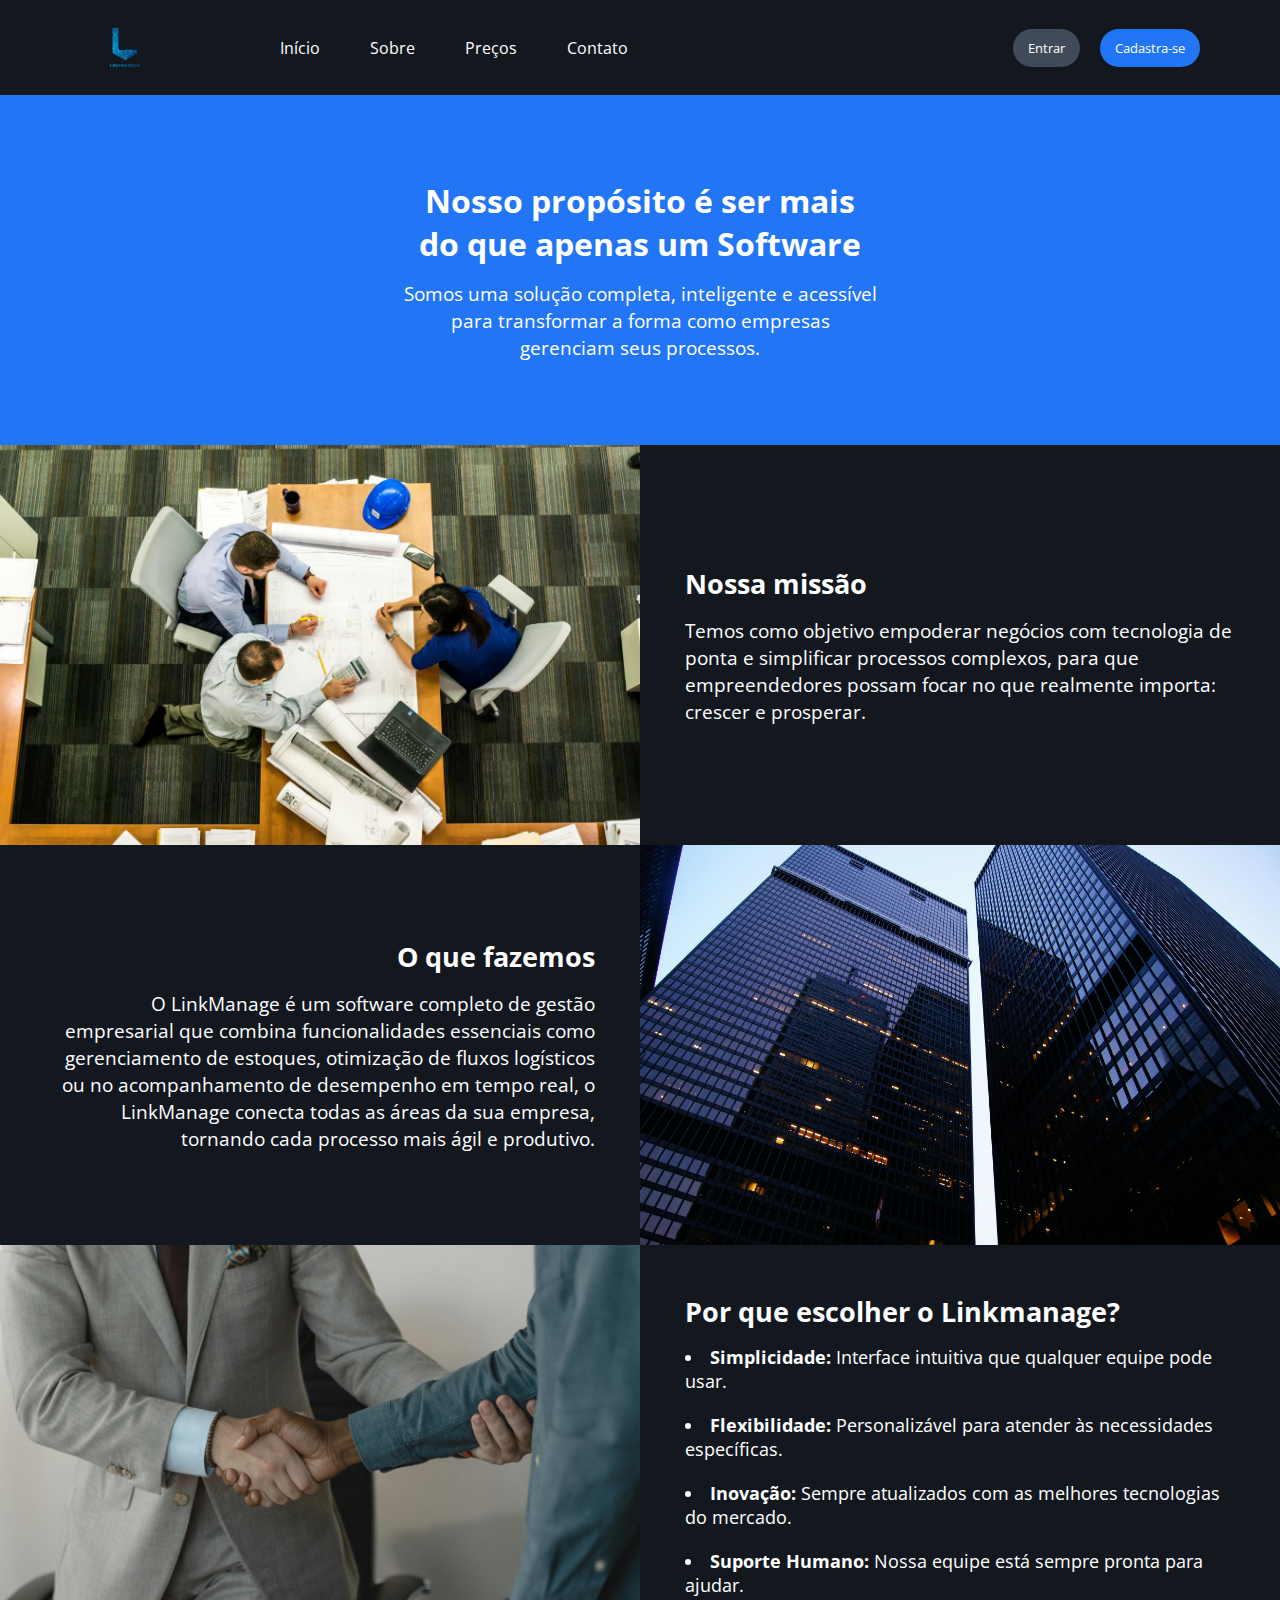
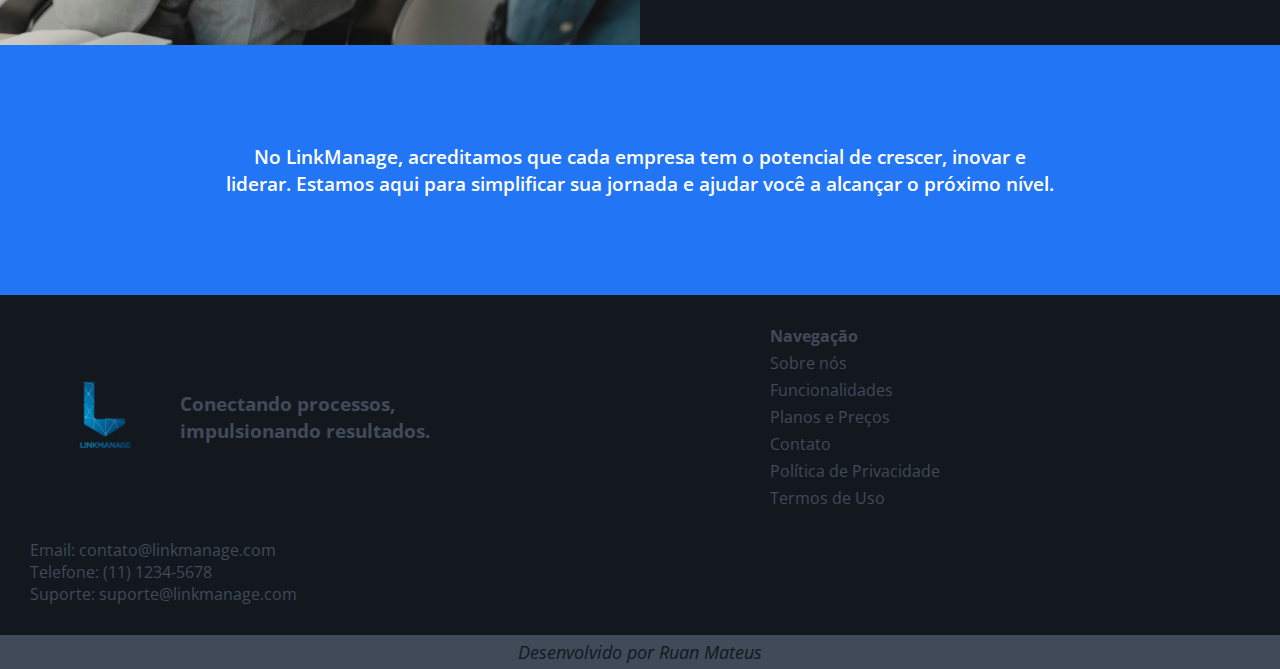
<file: page-about.html>
<!DOCTYPE html>
<html lang="pt-br">

<head>
  <meta charset="UTF-8">
  <meta name="viewport" content="width=device-width, initial-scale=1.0">
  <title>Linkmanage - Sobre</title>
  <link rel="stylesheet" href="styles/page-sobre.css">
  <link rel="stylesheet" href="styles/responsive-sobre.css">
  <link rel="stylesheet" href="https://fonts.googleapis.com/css2?family=Material+Symbols+Outlined:opsz,wght,FILL,GRAD@24,400,0,0&" />
</head>

<body>
  <header>
    <div class="header-nav">
      <div class="logo">
        <a href="page-home.html"><img src="img/linkmanage-logo.svg" alt=""></a>
      </div>
      <nav class="navigation-vdesktop">
        <ul>
          <li><a href="page-home.html">Início</a></li>
          <li><a href="page-about.html">Sobre</a></li>
          <li><a href="page-plans.html">Preços</a></li>
          <li><a href="page-contact.html">Contato</a></li>
        </ul>
      </nav>
    </div>

    <div class="header-actions">
      <button id="login">Entrar</button>
      <button id="signup">Cadastra-se</button>
      <button id="icon-menu" onclick="openMenu()"><span class="material-symbols-outlined">menu</span></button>
    </div>

  </header>

  <nav class="navigation-vmobile">
    <ul>
      <li><a href="page-home.html">Início</a></li>
      <li><a href="page-about.html">Sobre</a></li>
      <li><a href="page-plans.html">Preços</a></li>
      <li><a href="page-contact.html">Contato</a></li>
    </ul>
  </nav>

  <main>
    <div class="content">
      <section class="introduction">
        <div class="introduction-text">
          <h1>Nosso propósito é ser mais do que apenas um Software</h1>
          <p>Somos uma solução completa, inteligente e acessível para transformar a forma como empresas gerenciam seus processos.</p>
        </div>
      </section>

      <article class="presentation">
        <section class="performance">
          <div class="performance-picture">
            <img src="img/about/missao.jpg" alt="Pessoas reunidas">
          </div>
          <div class="performance-info">
            <div class="performance-text">
              <h2>Nossa missão</h2>
              <p>Temos como objetivo empoderar negócios com tecnologia de ponta e simplificar processos complexos, para que empreendedores possam focar no que realmente importa: crescer e prosperar.</p>
            </div>
          </div>
        </section>
        <section class="performance">
          <div id="imagem-v-mobile" class="performance-picture">
            <img src="img/about/quem-somos.jpg" alt="Prédios de empresas">
          </div>
          <div class="performance-info">
            <div class="performance-text">
              <h2>O que fazemos</h2>
              <p>O LinkManage é um software completo de gestão empresarial que combina funcionalidades essenciais como gerenciamento de estoques, otimização de fluxos logísticos ou no acompanhamento de desempenho em tempo real, o LinkManage conecta todas as áreas da sua empresa, tornando cada processo mais ágil e produtivo.</p>
            </div>
          </div>
          <div id="imagem-v-pc" class="performance-picture">
            <img src="img/about/quem-somos.jpg" alt="Prédios de empresas">
          </div>
        </section>
        <section class="performance">
          <div class="performance-picture">
            <img src="img/about/porque-escolher.jpg" alt="Pessoas reunidas">
          </div>
          <div class="performance-info">
            <div class="performance-text">
              <h2>Por que escolher o Linkmanage?</h2>
              <ul id="list-advantages">
                <li><strong>Simplicidade:</strong> Interface intuitiva que qualquer equipe pode usar.</li>
                <li><strong>Flexibilidade:</strong> Personalizável para atender às necessidades específicas.</li>
                <li><strong>Inovação:</strong> Sempre atualizados com as melhores tecnologias do mercado.</li>
                <li><strong>Suporte Humano:</strong> Nossa equipe está sempre pronta para ajudar.</li>
              </ul>
            </div>
          </div>
        </section>
      </article>

      <section class="closure">
        <p>No LinkManage, acreditamos que cada empresa tem o potencial de crescer, inovar e liderar. Estamos aqui para simplificar sua jornada e ajudar você a alcançar o próximo nível.</p>
      </section>
    </div>
  </main>

  <footer>
    <section class="footer-content">
      <section class="slogan">
        <a href="page-home.html"><img src="img/linkmanage-logo.svg" alt="Logo da Linkmanage"></a>
        <h2>Conectando processos, <br> impulsionando resultados.</h2>
      </section>
      <section class="footer-navigation">
        <h3>Navegação</h3>
        <ul>
          <li><a href="#">Sobre nós</a></li>
          <li><a href="#">Funcionalidades</a></li>
          <li><a href="#">Planos e Preços</a></li>
          <li><a href="#">Contato</a></li>
          <li><a href="#">Política de Privacidade</a></li>
          <li><a href="#">Termos de Uso</a></li>
        </ul>
      </section>
      <div class="divider-line"></div>
      <section class="contact">
        <ul>
          <li>Email: contato@linkmanage.com</li>
          <li>Telefone: (11) 1234-5678</li>
          <li>Suporte: suporte@linkmanage.com</li>
        </ul>
      </section>
      <div class="divider-line"></div>
    </section>

    <section class="signature">
      <p>Desenvolvido por <span>Ruan Mateus</span></p>
    </section>
  </footer>

  <script src="script.js"></script>
</body>

</html>
</file>
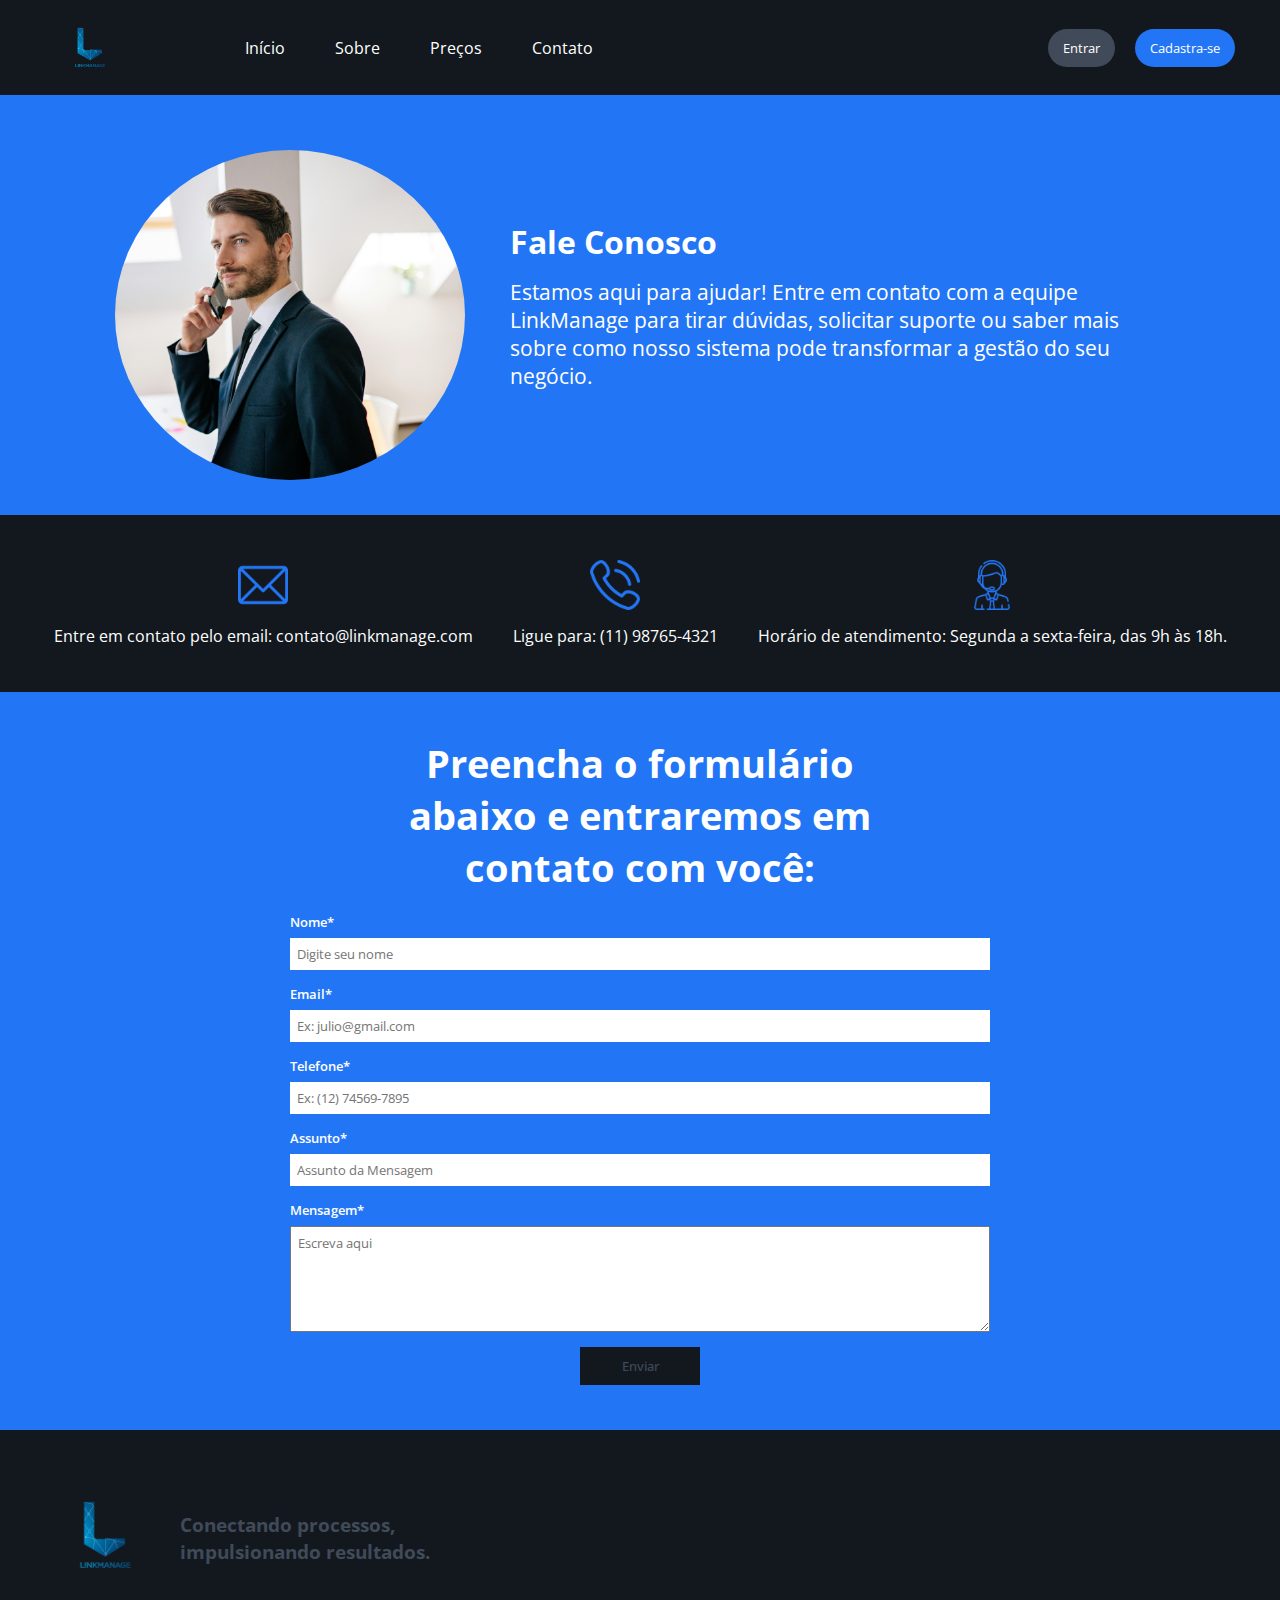
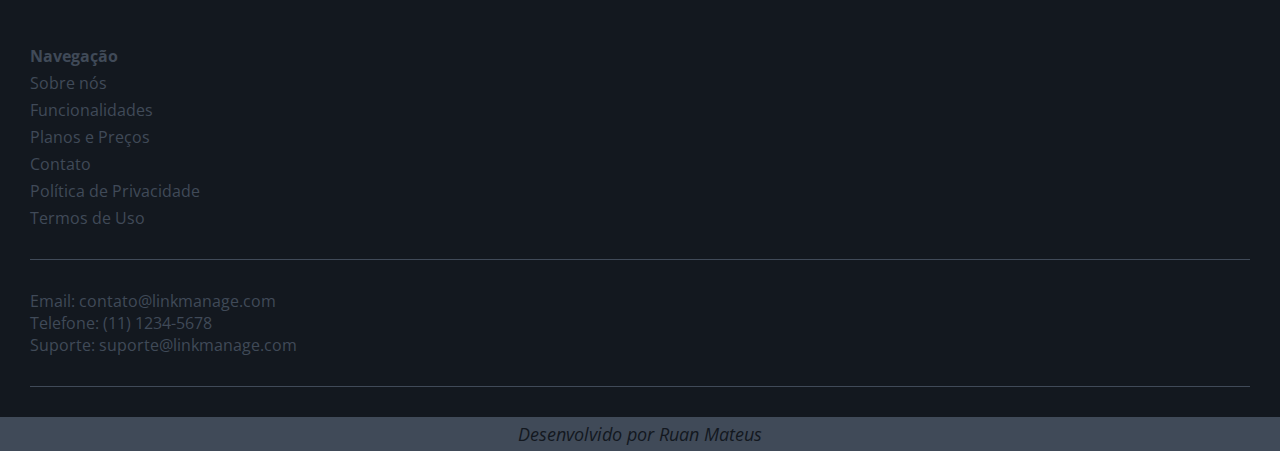
<file: page-contact.html>
<!DOCTYPE html>
<html lang="pt-br">

<head>
  <meta charset="UTF-8">
  <meta name="viewport" content="width=device-width, initial-scale=1.0">
  <title>Linkmanage - Contato</title>
  <link rel="stylesheet" href="styles/page-contact.css">
  <link rel="stylesheet" href="styles/responsive-contact.css">
  <link rel="stylesheet" href="https://fonts.googleapis.com/css2?family=Material+Symbols+Outlined:opsz,wght,FILL,GRAD@24,400,0,0&" />
</head>

<body>
  <header>
    <div class="header-nav">
      <div class="logo">
        <a href="page-home.html"><img src="img/linkmanage-logo.svg" alt=""></a>
      </div>
      <nav class="navigation-vdesktop">
        <ul>
          <li><a href="page-home.html">Início</a></li>
          <li><a href="page-about.html">Sobre</a></li>
          <li><a href="page-plans.html">Preços</a></li>
          <li><a href="page-contact.html">Contato</a></li>
        </ul>
      </nav>
    </div>

    <div class="header-actions">
      <button id="login">Entrar</button>
      <button id="signup">Cadastra-se</button>
      <button id="icon-menu" onclick="openMenu()"><span class="material-symbols-outlined">menu</span></button>
    </div>

  </header>

  <nav class="navigation-vmobile">
    <ul>
      <li><a href="page-home.html">Início</a></li>
      <li><a href="page-about.html">Sobre</a></li>
      <li><a href="page-plans.html">Preços</a></li>
      <li><a href="page-contact.html">Contato</a></li>
    </ul>
  </nav>

  <main>
    <div class="content">
      <section class="introduction-section">
        <div class="img-introduction">
          <img src="img/contact/call.jpg" alt="Homem de negócios conversando no telefone">
        </div>
        <div class="introduction-content">
          <h1>Fale Conosco</h1>
          <p>Estamos aqui para ajudar! Entre em contato com a equipe LinkManage para tirar dúvidas, solicitar suporte ou saber mais sobre como nosso sistema pode transformar a gestão do seu negócio.</p>
        </div>
      </section>

      <section class="contact-section">
        <div class="contact-methods">
          <img src="img/contact/email.png" alt="Email">
          <p>Entre em contato pelo email:
            contato@linkmanage.com</p>
        </div>
        <div class="contact-methods">
          <img src="img/contact/telephone.png" alt="Telefone">
          <p>Ligue para: (11) 98765-4321</p>
        </div>
        <div class="contact-methods">
          <img src="img/contact/service.png" alt="Atendimento">
          <p>Horário de atendimento: Segunda a sexta-feira, das 9h às 18h.</p>
        </div>
      </section>

      <section class="form-section">
        <div class="introduction-form">
          <h1>Preencha o formulário abaixo e entraremos em contato com você:</h1>
        </div>

        <div class="form-container">
          <form id="form-contact" method="post" action="" autocomplete="off">
            <div class="contact-info">
              <label for="iname" class="required">Nome</label>
              <input placeholder="Digite seu nome" name="input-name" id="iname" type="text" required>
            </div>
            <div class="contact-info">
              <label for="iemail" class="required">Email</label>
              <input name="input-email" id="iemail" type="email" placeholder="Ex: julio@gmail.com" required>
            </div>
            <div class="contact-info">
              <label for="itel" class="required">Telefone</label>
              <input name="input-tel" id="itel" type="tel" placeholder="Ex: (12) 74569-7895" minlength="11" required>
            </div>
            <div class="contact-info">
              <label for="isubject" class="required">Assunto</label>
              <input name="input-subject" id="isubject" type="text" placeholder="Assunto da Mensagem" required>
            </div>
            <div class="contact-info">
              <label for="imessage" class="required">Mensagem</label>
              <textarea name="message" id="imessage" placeholder="Escreva aqui" rows="5" cols="33" minlength="70" required></textarea>
            </div>
            <div id="send-form-btn"><button>Enviar</button></div>
          </form>
        </div>
      </section>
    </div>
  </main>

  <footer>
    <section class="footer-content">
      <section class="slogan">
        <a href="page-home.html"><img src="img/linkmanage-logo.svg" alt="Logo da Linkmanage"></a>
        <h2>Conectando processos, <br> impulsionando resultados.</h2>
      </section>
      <section class="footer-navigation">
        <h3>Navegação</h3>
        <ul>
          <li><a href="#">Sobre nós</a></li>
          <li><a href="#">Funcionalidades</a></li>
          <li><a href="#">Planos e Preços</a></li>
          <li><a href="#">Contato</a></li>
          <li><a href="#">Política de Privacidade</a></li>
          <li><a href="#">Termos de Uso</a></li>
        </ul>
      </section>
      <div class="divider-line"></div>
      <section class="contact">
        <ul>
          <li>Email: contato@linkmanage.com</li>
          <li>Telefone: (11) 1234-5678</li>
          <li>Suporte: suporte@linkmanage.com</li>
        </ul>
      </section>
      <div class="divider-line"></div>
    </section>

    <section class="signature">
      <p>Desenvolvido por <span>Ruan Mateus</span></p>
    </section>
  </footer>

  <script src="script.js"></script>
</body>

</html>
</file>
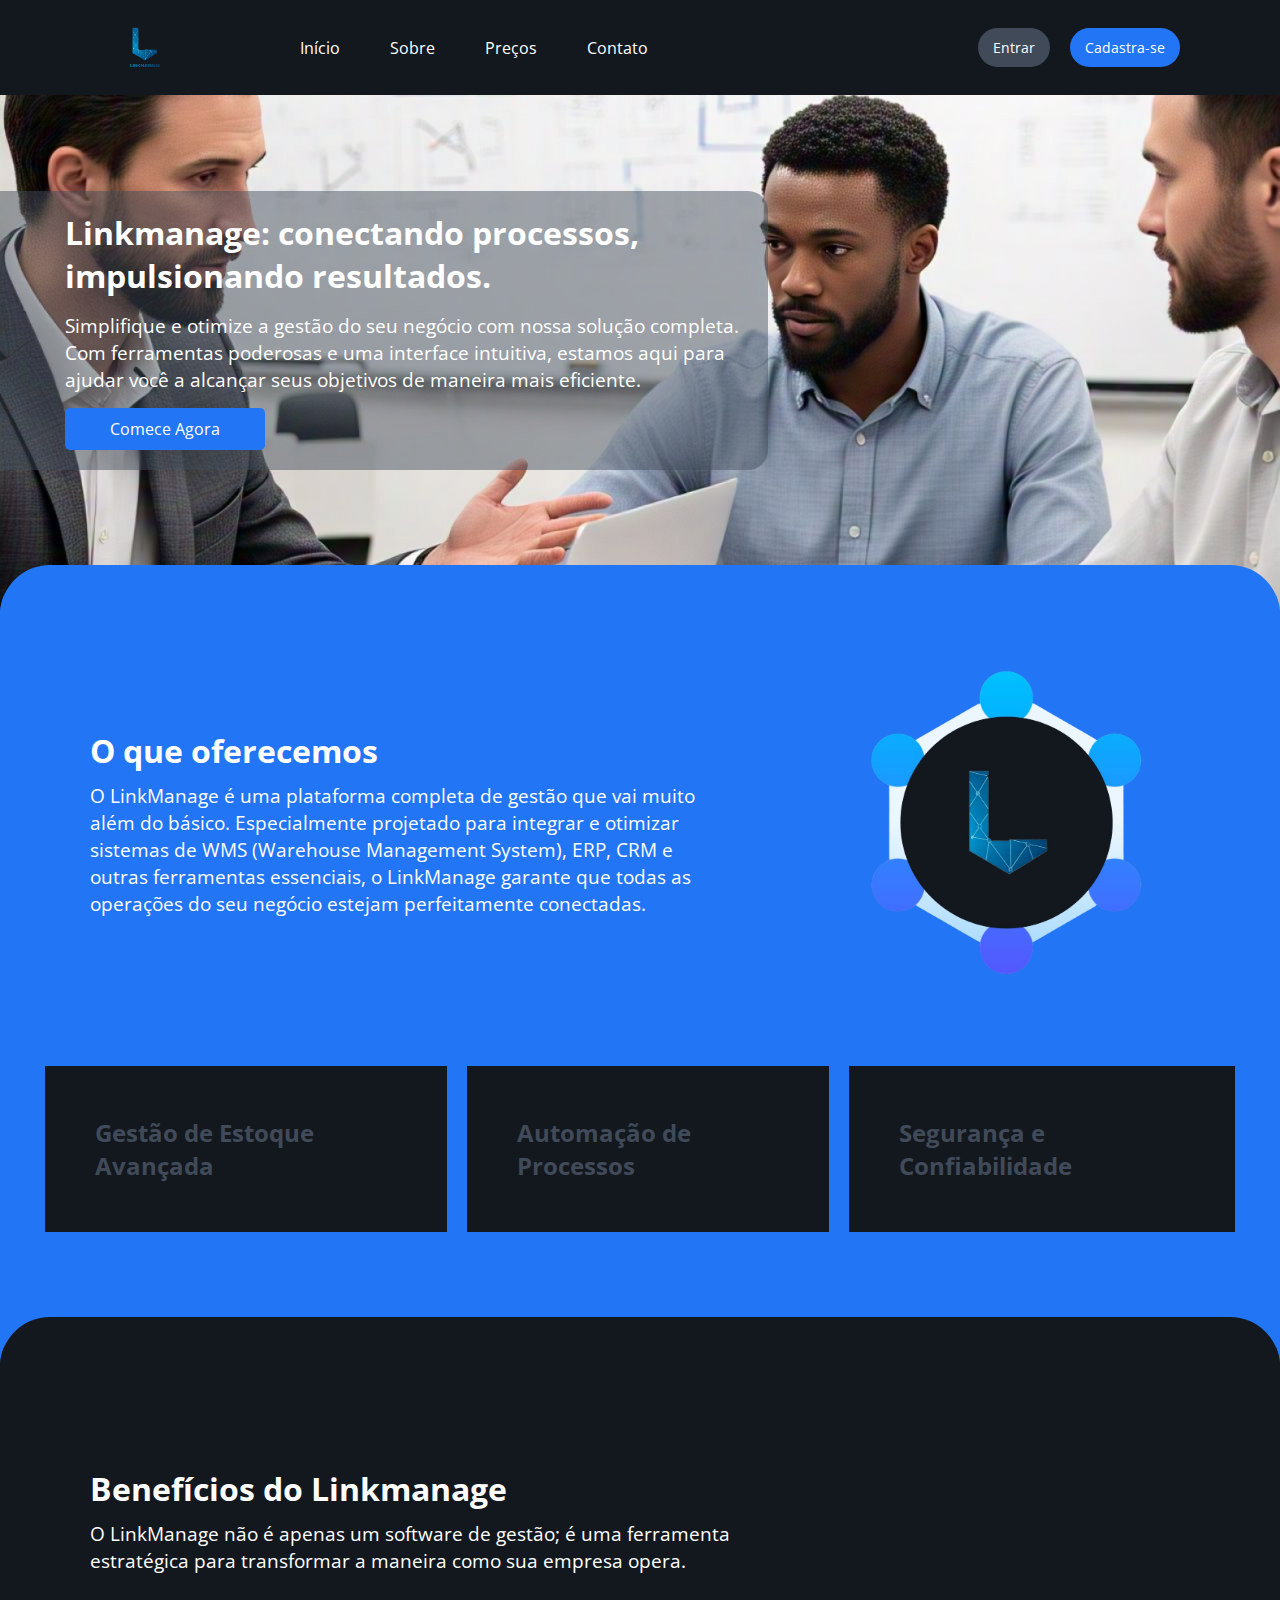
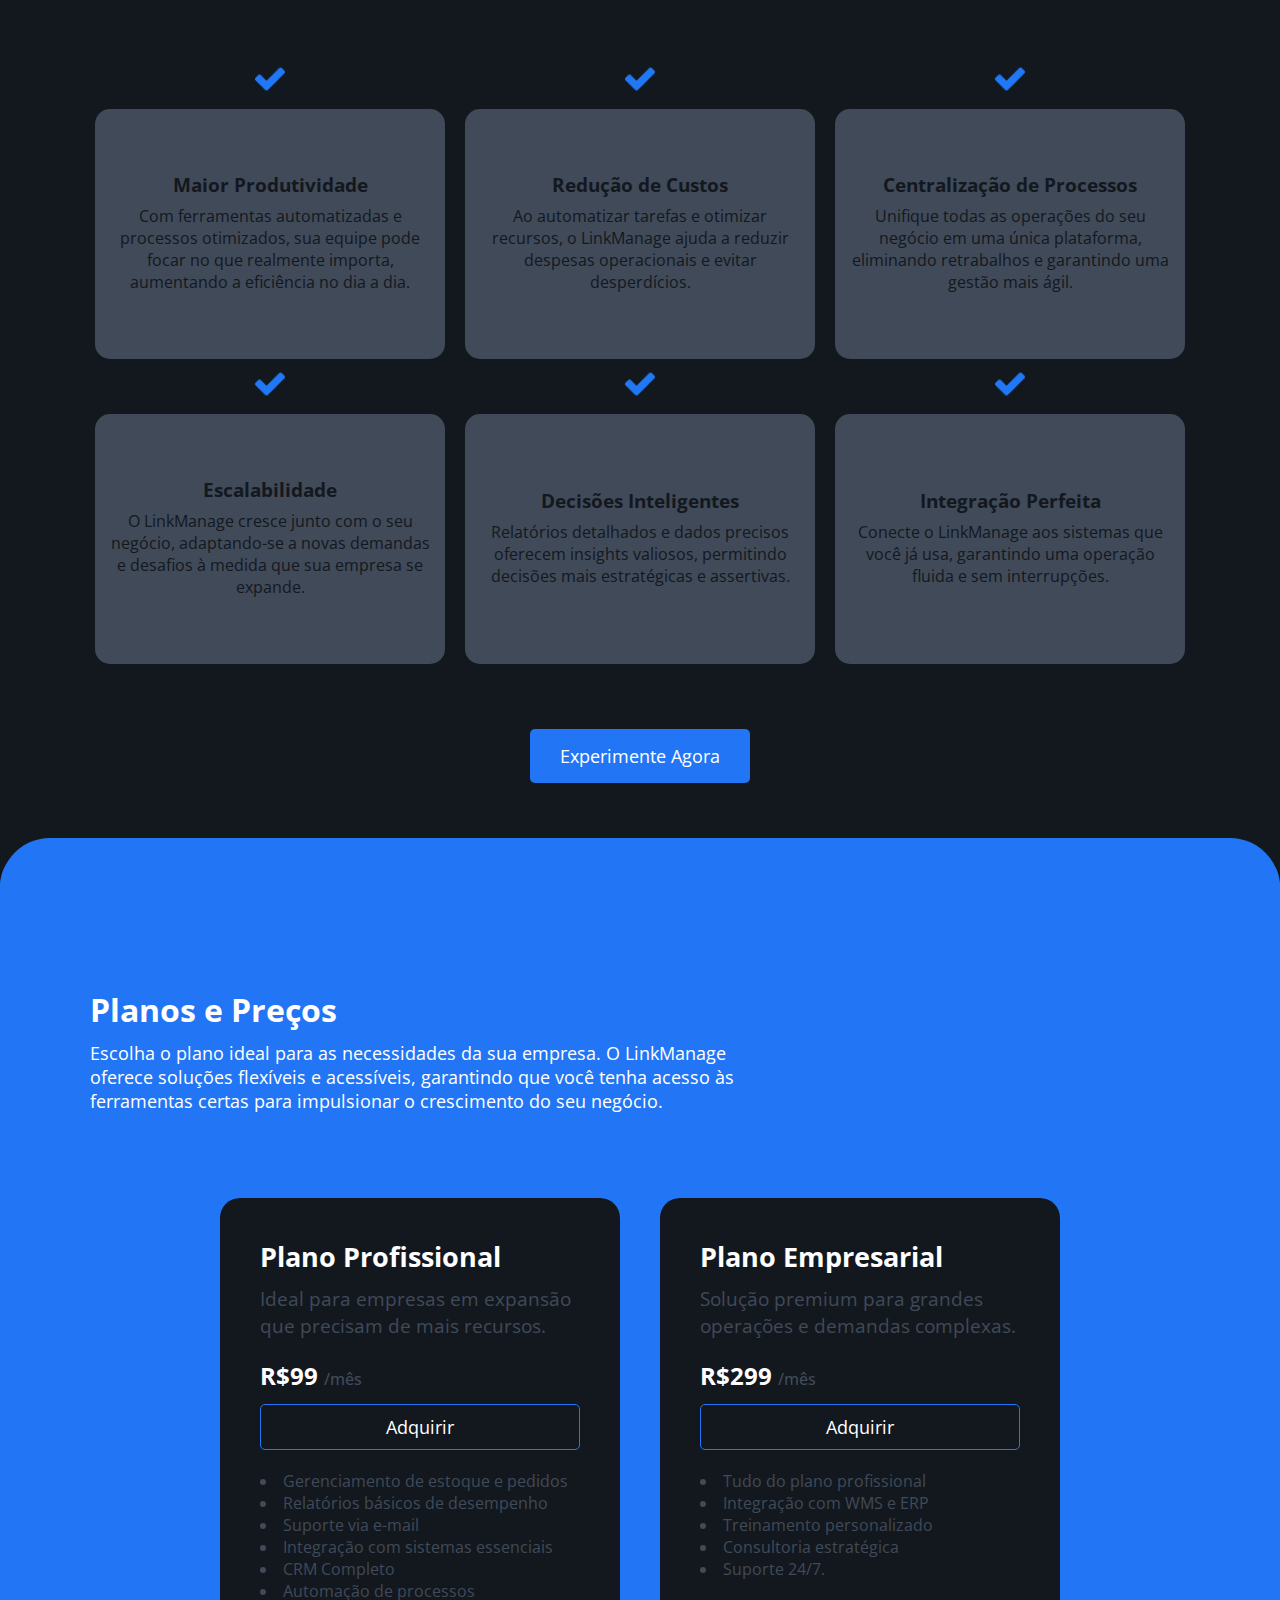
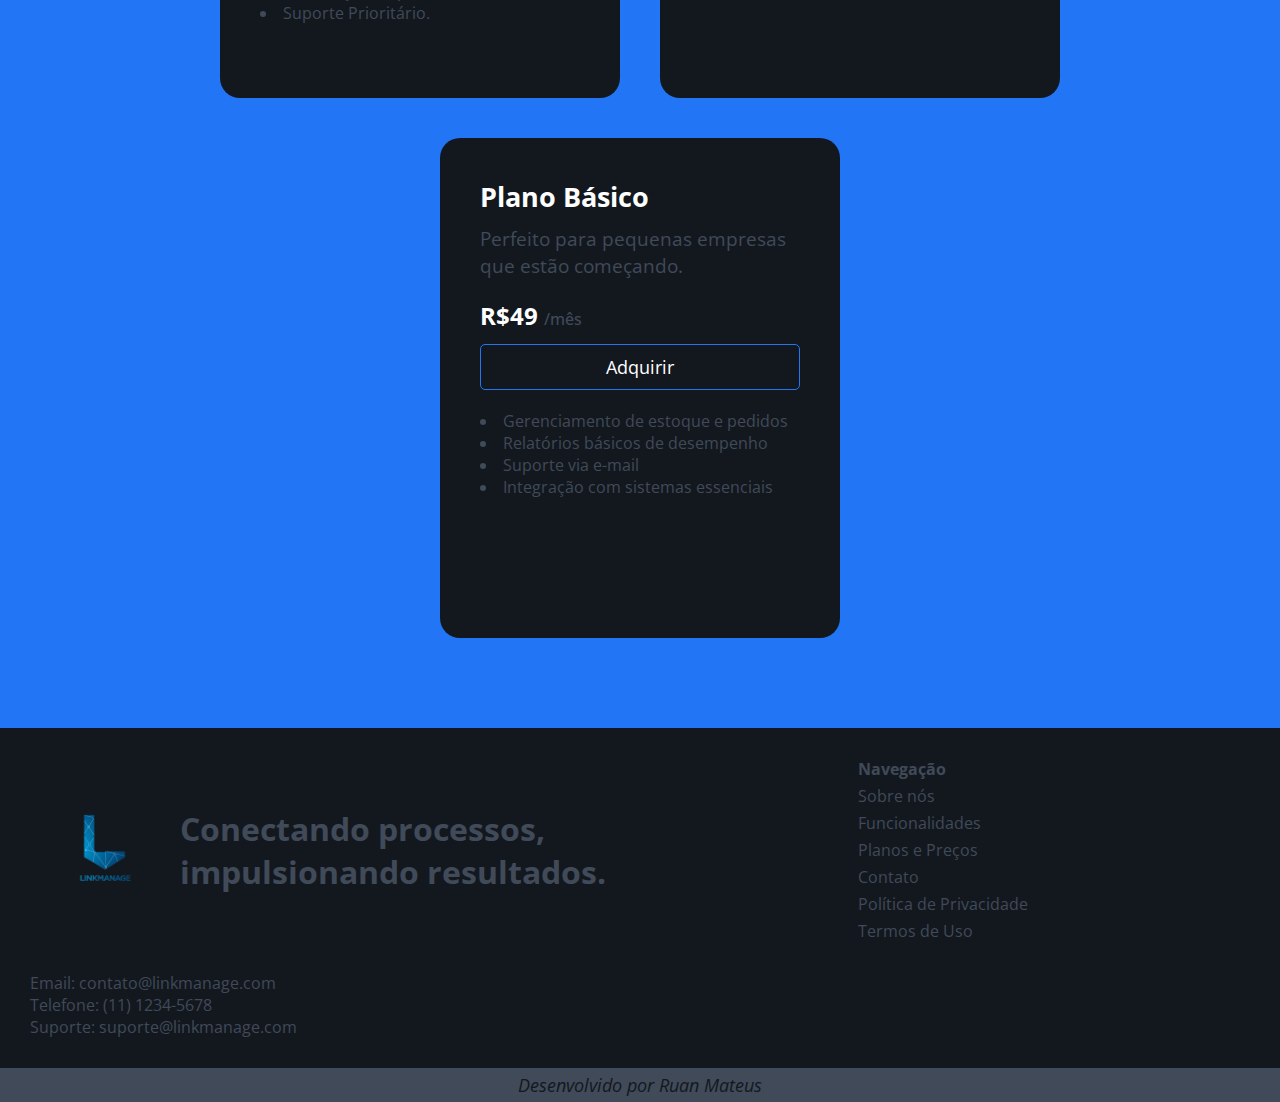
<file: page-home.html>
<!DOCTYPE html>
<html lang="pt-br">

<head>
  <meta charset="UTF-8">
  <meta name="viewport" content="width=device-width, initial-scale=1.0">
  <title>Linkmanage</title>
  <link rel="stylesheet" href="styles/global.css">
  <link rel="stylesheet" href="styles/page-home.css">
  <link rel="stylesheet" href="styles/responsive-home.css">
  <link rel="stylesheet" href="https://fonts.googleapis.com/css2?family=Material+Symbols+Outlined:opsz,wght,FILL,GRAD@24,400,0,0&" />
</head>

<body>
  <header>
    <div class="header-nav">
      <div class="logo">
        <a href="page-home.html"><img src="img/linkmanage-logo.svg" alt=""></a>
      </div>
      <nav class="navigation-vdesktop">
        <ul>
          <li><a href="page-home.html">Início</a></li>
          <li><a href="page-about.html">Sobre</a></li>
          <li><a href="page-plans.html">Preços</a></li>
          <li><a href="page-contact.html">Contato</a></li>
        </ul>
      </nav>
    </div>

    <div class="header-actions">
      <button id="login">Entrar</button>
      <button id="signup">Cadastra-se</button>
      <button id="icon-menu" onclick="openMenu()"><span class="material-symbols-outlined">menu</span></button>
    </div>

  </header>

  <nav class="navigation-vmobile">
    <ul>
      <li><a href="page-home.html">Início</a></li>
      <li><a href="page-about.html">Sobre</a></li>
      <li><a href="page-plans.html">Preços</a></li>
      <li><a href="page-contact.html">Contato</a></li>
    </ul>
  </nav>

  <script src="script.js"></script>

  <main>
    <section class="introduction">
      <div id="image">
        <img src="img/background.png" alt="Pessoas em reunião dentro do ambiente profissional">

        <div id="border-background-content"></div>
      </div>

      <div class="introduction-content">
        <h1>Linkmanage: conectando processos, impulsionando resultados.</h1>
        <p>Simplifique e otimize a gestão do seu negócio com nossa solução completa. Com ferramentas poderosas e uma interface intuitiva, estamos aqui para ajudar você a alcançar seus objetivos de maneira mais eficiente.</p>
        <a id="introduction-btn">Comece Agora</a>
      </div>

    </section>

    <section class="content">
      <article>
        <section class="advantages-section">
          <div class="advantages-intro">
            <div class="intro">
              <h1>O que oferecemos</h1>
              <p>O LinkManage é uma plataforma completa de gestão que vai muito além do básico. Especialmente projetado para integrar e otimizar sistemas de WMS (Warehouse Management System), ERP, CRM e outras ferramentas essenciais, o LinkManage garante que todas as operações do seu negócio estejam perfeitamente conectadas.</p>
            </div>
            <div id="icon-linkmanage"><img src="img/icon-linkmanage.svg" alt=""></div>
          </div>
          <div class="advantages-content">
            <div class="advantages">
              <h2>Gestão de Estoque Avançada</h2>
            </div>
            <div class="advantages">
              <h2>Automação de Processos</h2>
            </div>
            <div class="advantages">
              <h2>Segurança e Confiabilidade</h2>
            </div>
          </div>

          <div id="border-background-advantages"></div>
        </section>

        <section class="benefits-content">
          <div class="benefits-intro">
            <h2>Benefícios do Linkmanage</h2>
            <p>O LinkManage não é apenas um software de gestão; é uma ferramenta estratégica para transformar a maneira como sua empresa opera.</p>
          </div>
          <div class="benefits">
            <div class="benefits-box-container">
              <img src="img/check.svg" alt="">
              <div class="benefits-box">
                <h3>Maior Produtividade</h3>
                <p>Com ferramentas automatizadas e processos otimizados, sua equipe pode focar no que realmente importa, aumentando a eficiência no dia a dia.</p>
              </div>
            </div>

            <div class="benefits-box-container">
              <img src="img/check.svg" alt="">
              <div class="benefits-box">
                <h3>Redução de Custos</h3>
                <p>Ao automatizar tarefas e otimizar recursos, o LinkManage ajuda a reduzir despesas operacionais e evitar desperdícios.</p>
              </div>
            </div>

            <div class="benefits-box-container">
              <img src="img/check.svg" alt="">
              <div class="benefits-box">
                <h3>Centralização de Processos</h3>
                <p>Unifique todas as operações do seu negócio em uma única plataforma, eliminando retrabalhos e garantindo uma gestão mais ágil.</p>
              </div>
            </div>

            <div class="benefits-box-container">
              <img src="img/check.svg" alt="">
              <div class="benefits-box">
                <h3>Escalabilidade</h3>
                <p>O LinkManage cresce junto com o seu negócio, adaptando-se a novas demandas e desafios à medida que sua empresa se expande.</p>
              </div>
            </div>

            <div class="benefits-box-container">
              <img src="img/check.svg" alt="">
              <div class="benefits-box">
                <h3>Decisões Inteligentes</h3>
                <p>Relatórios detalhados e dados precisos oferecem insights valiosos, permitindo decisões mais estratégicas e assertivas.</p>
              </div>
            </div>

            <div class="benefits-box-container">
              <img src="img/check.svg" alt="">
              <div class="benefits-box">
                <h3>Integração Perfeita</h3>
                <p>Conecte o LinkManage aos sistemas que você já usa, garantindo uma operação fluida e sem interrupções.</p>
              </div>
            </div>
          </div>

          <div id="btn-cta-benefits"><a href="#">Experimente Agora</a></div>

          <div id="border-background-benefits"></div>
        </section>

        <section class="services">
          <div class="services-intro">
            <h2>Planos e Preços</h2>
            <p>Escolha o plano ideal para as necessidades da sua empresa. O LinkManage oferece soluções flexíveis e acessíveis, garantindo que você tenha acesso às ferramentas certas para impulsionar o crescimento do seu negócio.</p>
          </div>

          <div class="plans-container">
            <div class="plans">
              <div class="plans-intro">
                <h3>Plano Profissional</h3>
                <p>Ideal para empresas em expansão que precisam de mais recursos.</p>
              </div>
              <div class="plans-price">
                <p>R$99 <span>/mês</span></p>
                <a id="purchase-btn" href="#">Adquirir</a>
              </div>

              <ul class="plans-advantages">
                <li>Gerenciamento de estoque e pedidos</li>
                <li>Relatórios básicos de desempenho</li>
                <li>Suporte via e-mail</li>
                <li>Integração com sistemas essenciais</li>
                <li>CRM Completo</li>
                <li>Automação de processos</li>
                <li>Suporte Prioritário.</li>
              </ul>
            </div>

            <div class="plans">
              <div class="plans-intro">
                <h3>Plano Empresarial</h3>
                <p>Solução premium para grandes operações e demandas complexas.</p>
              </div>
              <div class="plans-price">
                <p>R$299 <span>/mês</span></p>
                <a id="purchase-btn" href="#">Adquirir</a>
              </div>

              <ul class="plans-advantages">
                <li>Tudo do plano profissional</li>
                <li>Integração com WMS e ERP</li>
                <li>Treinamento personalizado</li>
                <li>Consultoria estratégica</li>
                <li>Suporte 24/7.</li>
              </ul>
            </div>

            <div class="plans">
              <div class="plans-intro">
                <h3>Plano Básico</h3>
                <p>Perfeito para pequenas empresas que estão começando.</p>
              </div>
              <div class="plans-price">
                <p>R$49 <span>/mês</span></p>
                <a id="purchase-btn" href="#">Adquirir</a>
              </div>

              <ul class="plans-advantages">
                <li>Gerenciamento de estoque e pedidos</li>
                <li>Relatórios básicos de desempenho</li>
                <li>Suporte via e-mail</li>
                <li>Integração com sistemas essenciais</li>
              </ul>
            </div>

          </div>
        </section>
      </article>
    </section>
  </main>

  <footer>
    <section class="footer-content">
      <section class="slogan">
        <a href="page-home.html"><img src="img/linkmanage-logo.svg" alt="Logo da Linkmanage"></a>
        <h2>Conectando processos, <br> impulsionando resultados.</h2>
      </section>
      <section class="footer-navigation">
        <h3>Navegação</h3>
        <ul>
          <li><a href="#">Sobre nós</a></li>
          <li><a href="#">Funcionalidades</a></li>
          <li><a href="#">Planos e Preços</a></li>
          <li><a href="#">Contato</a></li>
          <li><a href="#">Política de Privacidade</a></li>
          <li><a href="#">Termos de Uso</a></li>
        </ul>
      </section>
      <div class="divider-line"></div>
      <section class="contact">
        <ul>
          <li>Email: contato@linkmanage.com</li>
          <li>Telefone: (11) 1234-5678</li>
          <li>Suporte: suporte@linkmanage.com</li>
        </ul>
      </section>
      <div class="divider-line"></div>
    </section>

    <section class="signature">
      <p>Desenvolvido por <span>Ruan Mateus</span></p>
    </section>
  </footer>
</body>

</html>
</file>
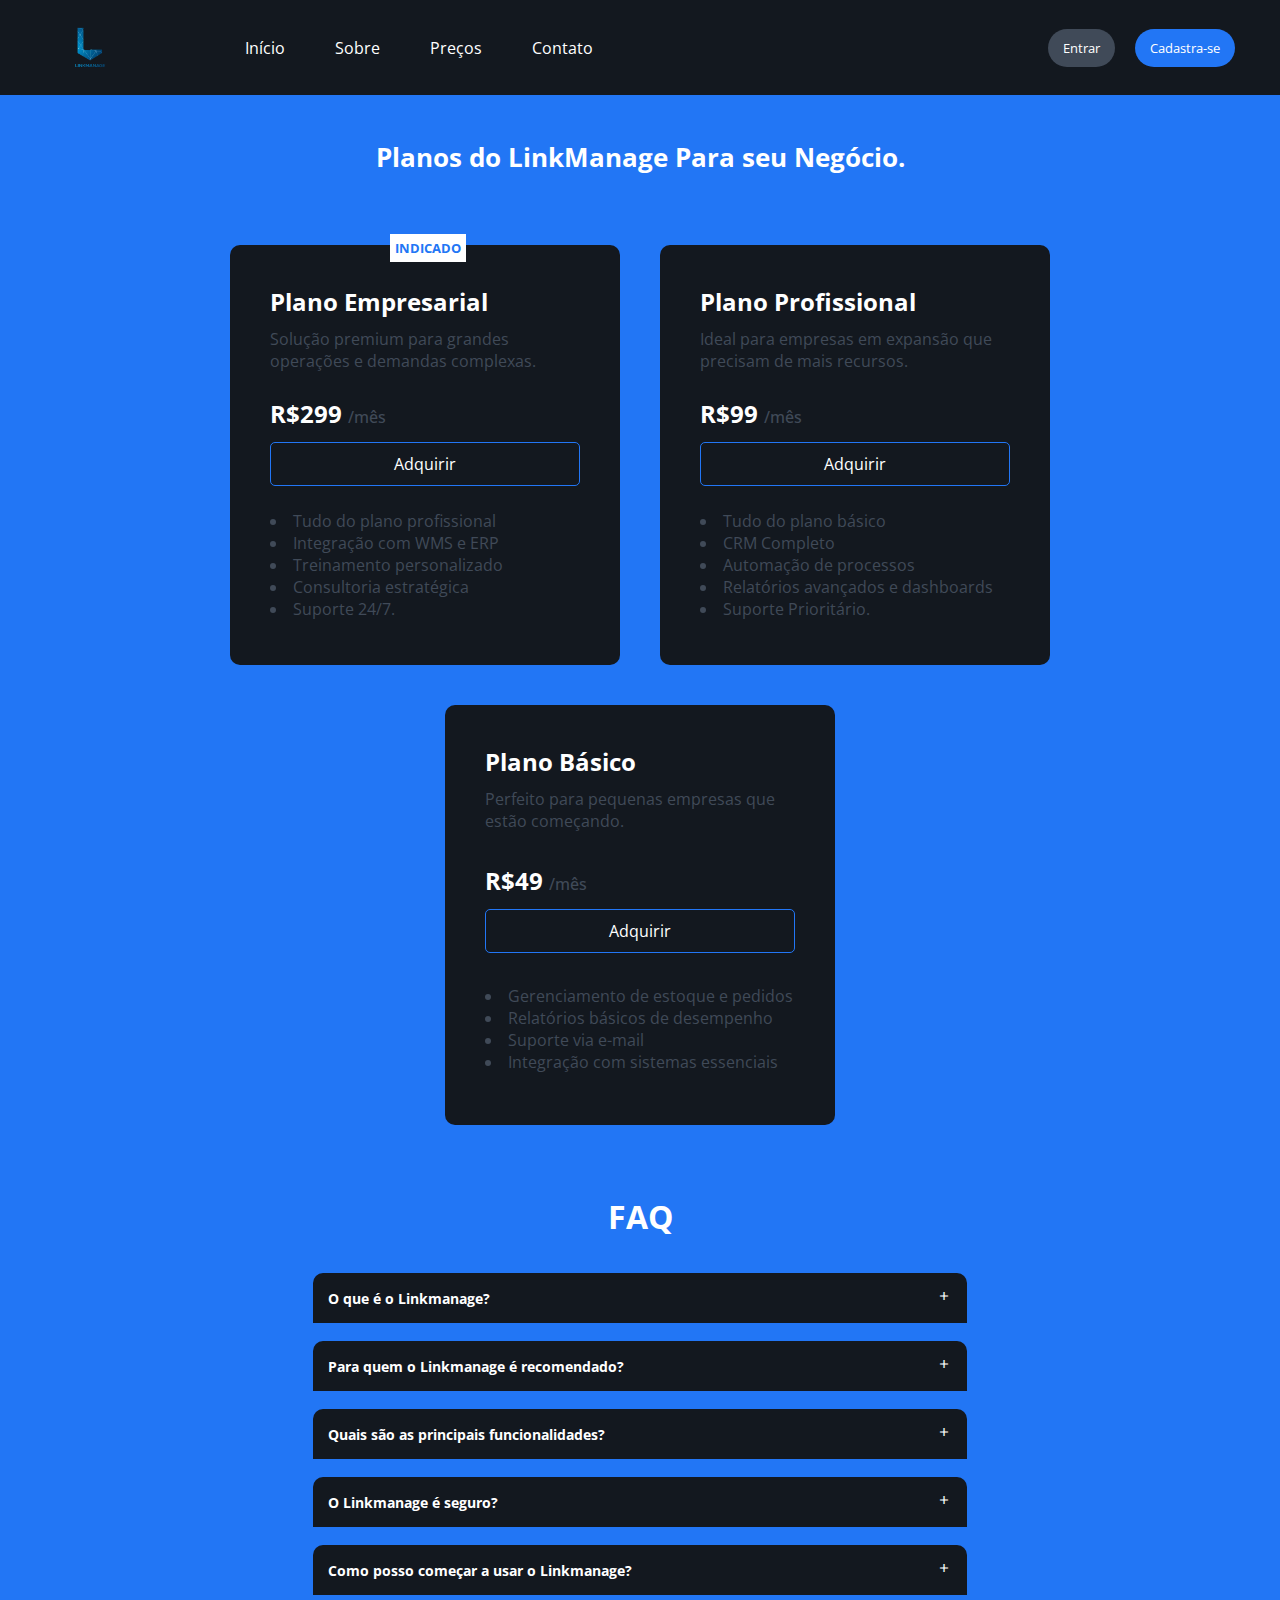
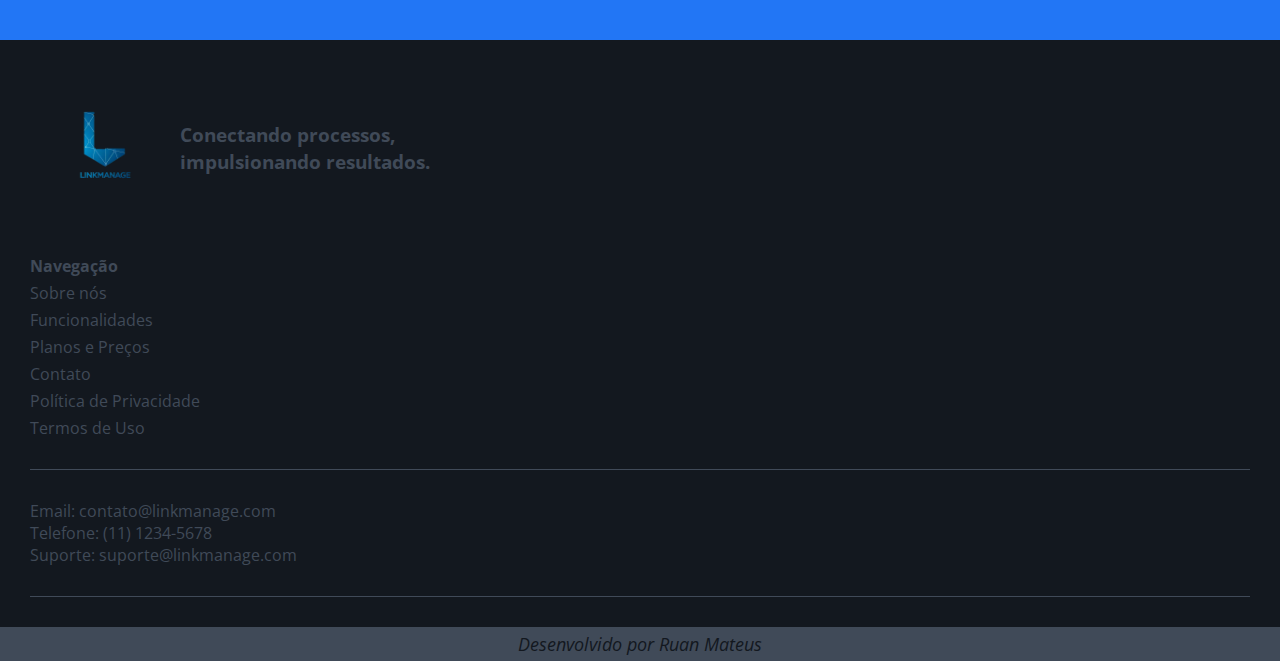
<file: page-plans.html>
<!DOCTYPE html>
<html lang="pt-br">

<head>
  <meta charset="UTF-8">
  <meta name="viewport" content="width=device-width, initial-scale=1.0">
  <title>Linkmanage - Planos</title>
  <link rel="stylesheet" href="styles/page-plans.css">
  <link rel="stylesheet" href="styles/responsive-plans.css">
  <link rel="stylesheet" href="https://fonts.googleapis.com/css2?family=Material+Symbols+Outlined:opsz,wght,FILL,GRAD@24,400,0,0&" />
</head>

<body>
  <header>
    <div class="header-nav">
      <div class="logo">
        <a href="page-home.html"><img src="img/linkmanage-logo.svg" alt=""></a>
      </div>
      <nav class="navigation-vdesktop">
        <ul>
          <li><a href="page-home.html">Início</a></li>
          <li><a href="page-about.html">Sobre</a></li>
          <li><a href="page-plans.html">Preços</a></li>
          <li><a href="page-contact.html">Contato</a></li>
        </ul>
      </nav>
    </div>

    <div class="header-actions">
      <button id="login">Entrar</button>
      <button id="signup">Cadastra-se</button>
      <button id="icon-menu" onclick="openMenu()"><span class="material-symbols-outlined">menu</span></button>
    </div>

  </header>

  <nav class="navigation-vmobile">
    <ul>
      <li><a href="page-home.html">Início</a></li>
      <li><a href="page-about.html">Sobre</a></li>
      <li><a href="page-plans.html">Preços</a></li>
      <li><a href="page-contact.html">Contato</a></li>
    </ul>
  </nav>

  <main>
    <div class="content">
      <section class="services-plans">
        <div class="introduction-plans">
          <h1>Planos do LinkManage Para seu Negócio.</h1>
        </div>

        <div class="plans-container">
          <div class="plans">
            <div id="recommended-plan">
              <p>INDICADO</p>
            </div>
            <div class="plans-intro">
              <h3>Plano Empresarial</h3>
              <p>Solução premium para grandes operações e demandas complexas.</p>
            </div>
            <div class="plans-price">
              <p>R$299 <span>/mês</span></p>
              <a id="purchase-btn" href="#">Adquirir</a>
            </div>

            <ul class="plans-advantages">
              <li>Tudo do plano profissional</li>
              <li>Integração com WMS e ERP</li>
              <li>Treinamento personalizado</li>
              <li>Consultoria estratégica</li>
              <li>Suporte 24/7.</li>
            </ul>
          </div>

          <div class="plans">
            <div class="plans-intro">
              <h3>Plano Profissional</h3>
              <p>Ideal para empresas em expansão que precisam de mais recursos.</p>
            </div>
            <div class="plans-price">
              <p>R$99 <span>/mês</span></p>
              <a id="purchase-btn" href="#">Adquirir</a>
            </div>

            <ul class="plans-advantages">
              <li>Tudo do plano básico</li>
              <li>CRM Completo</li>
              <li>Automação de processos</li>
              <li>Relatórios avançados e dashboards</li>
              <li>Suporte Prioritário.</li>
            </ul>
          </div>

          <div class="plans">
            <div class="plans-intro">
              <h3>Plano Básico</h3>
              <p>Perfeito para pequenas empresas que estão começando.</p>
            </div>
            <div class="plans-price">
              <p>R$49 <span>/mês</span></p>
              <a id="purchase-btn" href="#">Adquirir</a>
            </div>

            <ul class="plans-advantages">
              <li>Gerenciamento de estoque e pedidos</li>
              <li>Relatórios básicos de desempenho</li>
              <li>Suporte via e-mail</li>
              <li>Integração com sistemas essenciais</li>
            </ul>
          </div>

        </div>
      </section>

      <section class="frequently-questions">
        <div class="faq-introduction">
          <h1>FAQ</h1>
        </div>

        <div class="faq-container">
          <div class="faq">
            <div class="faq-view">
              <div class="ask">
                <h2>O que é o Linkmanage?</h2>
              </div>
              <div class="open-reply">
                <button class="open-icon"><span class="material-symbols-outlined open-icon">add</span></button>
                <button class="close-icon"><span class="material-symbols-outlined">remove</span></button>
              </div>
            </div>

            <div class="reply">
              <p>O Linkmanage é uma solução completa de gestão de negócios que integra recursos avançados de WMS (Warehouse Management System), controle de operações, rastreamento de produtos e otimização de processos em uma única plataforma.</p>
            </div>
          </div>

          <!--  -->
          <div class="faq">
            <div class="faq-view">
              <div class="ask">
                <h2>Para quem o Linkmanage é recomendado?</h2>
              </div>
              <div class="open-reply">
                <button class="open-icon"><span class="material-symbols-outlined open-icon">add</span></button>
                <button class="close-icon"><span class="material-symbols-outlined">remove</span></button>
              </div>
            </div>

            <div class="reply">
              <p>O Linkmanage é ideal para empresas que buscam gerenciar estoques, logística e operações de forma mais eficiente. Ele atende negócios de diversos tamanhos, desde pequenos empreendimentos até grandes empresas com alto volume de movimentação de produtos.</p>
            </div>
          </div>

          <!--  -->
          <div class="faq">
            <div class="faq-view">
              <div class="ask">
                <h2>Quais são as principais funcionalidades?</h2>
              </div>
              <div class="open-reply">
                <button class="open-icon"><span class="material-symbols-outlined open-icon">add</span></button>
                <button class="close-icon"><span class="material-symbols-outlined">remove</span></button>
              </div>
            </div>

            <div class="reply">
              <ul>
                <li>Gestão de estoque em tempo real</li>
                <li>Rastreio de produtos e pedidos</li>
                <li>Integração com sistemas como ERP</li>
                <li>Relatórios detalhados de operações</li>
                <li>Automação de processos logísticos.</li>
              </ul>
            </div>
          </div>

          <!--  -->
          <div class="faq">
            <div class="faq-view">
              <div class="ask">
                <h2>O Linkmanage é seguro?</h2>
              </div>
              <div class="open-reply">
                <button class="open-icon"><span class="material-symbols-outlined open-icon">add</span></button>
                <button class="close-icon"><span class="material-symbols-outlined">remove</span></button>
              </div>
            </div>

            <div class="reply">
              <p>Sim, o Linkmanage utiliza tecnologias de ponta para garantir a segurança dos dados da sua empresa. Todos os dados são armazenados em servidores seguros e protegidos por criptografia avançada.</p>
            </div>
          </div>

          <!--  -->
          <div class="faq">
            <div class="faq-view">
              <div class="ask">
                <h2>Como posso começar a usar o Linkmanage?</h2>
              </div>
              <div class="open-reply">
                <button class="open-icon"><span class="material-symbols-outlined open-icon">add</span></button>
                <button class="close-icon"><span class="material-symbols-outlined">remove</span></button>
              </div>
            </div>

            <div class="reply">
              <p>É simples! Acesse nossa página de cadastro, escolha o plano ideal para o seu negócio e comece a gerenciar suas operações com eficiência.</p>
            </div>
          </div>
        </div>
      </section>

    </div>
  </main>

  <footer>
    <section class="footer-content">
      <section class="slogan">
        <a href="page-home.html"><img src="img/linkmanage-logo.svg" alt="Logo da Linkmanage"></a>
        <h2>Conectando processos, <br> impulsionando resultados.</h2>
      </section>
      <section class="footer-navigation">
        <h3>Navegação</h3>
        <ul>
          <li><a href="#">Sobre nós</a></li>
          <li><a href="#">Funcionalidades</a></li>
          <li><a href="#">Planos e Preços</a></li>
          <li><a href="#">Contato</a></li>
          <li><a href="#">Política de Privacidade</a></li>
          <li><a href="#">Termos de Uso</a></li>
        </ul>
      </section>
      <div class="divider-line"></div>
      <section class="contact">
        <ul>
          <li>Email: contato@linkmanage.com</li>
          <li>Telefone: (11) 1234-5678</li>
          <li>Suporte: suporte@linkmanage.com</li>
        </ul>
      </section>
      <div class="divider-line"></div>
    </section>

    <section class="signature">
      <p>Desenvolvido por <span>Ruan Mateus</span></p>
    </section>
  </footer>

  <script src="script.js"></script>
</body>

</html>
</file>
<file: styles/page-sobre.css>
@import url(global.css);

.content {
  background-color: #2276f5;
}

.introduction {
  display: flex;
  flex-flow: column nowrap;
  justify-content: center;
  text-align: center;
  padding: var(--content-spacing);
  height: 250px;
  gap: 15px;
}

.introduction-text {
  display: grid;
  gap: 15px;
  color: #fff;
}

/* Artigo com as seções relacionadas a apresentação da Missão e Valores da Empresa */
.presentation {
  display: grid;
}

.performance-picture {
  background-color: #fff;
  height: 400px;
}

.performance-picture img {
  max-width: 100%;
  height: 100%;
  object-fit: cover;
}

.performance-info {
  background: #13181f;
  color: #fff;
  padding: var(--content-spacing);
}

.presentation .performance:nth-of-type(2) {
  text-align: right;
}

.performance #imagem-v-pc {
  display: none;
}

.performance-text {
  display: grid;
  gap: 15px;
}

#list-advantages {
  display: grid;
  gap: 20px;
  list-style-position: inside;
}

/* Encerramento */
.closure {
  display: flex;
  align-items: center;
  text-align: center;
  height: 250px;
  font-weight: 600;
  padding: var(--content-spacing);
  color: #fff;
}
</file>
<file: styles/responsive-sobre.css>
/* Celular */
@media screen and (min-width: 600px) and (max-width: 768px) {
  .introduction-text h1 {
    font-size: 1.8rem;
  }

  .introduction {
    height: 250px;
    display: flex;
    justify-content: center;
    align-items: center;
  }

  .introduction-text {
    display: grid;
    width: 80%;
  }

  .introduction-text p {
    font-size: 1.1rem;
  }

  .performance-picture img {
    width: 100%;
  }

  .closure {
    font-size: 1.1rem;
  }
}

/* Tablet */
@media screen and (min-width: 768px) and (max-width: 992px) {
  /*Header e navegação*/
  header {
    padding: 0px var(--content-spacing);
  }

  .header-actions {
    margin: 0;
  }

  #icon-menu {
    display: none;
  }

  #login {
    display: block;
    padding: 10px 15px;
    border-radius: 30px;
    background: #404a58;
    border: none;
    color: #fff;
    cursor: pointer;
  }

  #login:hover {
    background: #606e82;
  }

  .navigation-vmobile {
    border: none;
    display: block;
  }

  .navigation-vmobile li:nth-child(1) {
    border: none;
  }

  .navigation-vmobile li {
    width: 100%;
  }

  .navigation-vmobile ul {
    border-top: #404a58 solid 1px;
    list-style: none;
    display: flex;
  }

  /*Introducão à página Sobre*/
  .introduction-text h1 {
    font-size: 2rem;
  }

  .introduction {
    height: 350px;
    display: flex;
    justify-content: center;
    align-items: center;
  }

  .introduction-text {
    display: grid;
    width: 70%;
  }

  .introduction-text p {
    font-size: 1.2rem;
  }

  /*Posição das imagens e textos*/
  .performance {
    display: grid;
    grid-template-columns: repeat(2, 1fr);
  }

  .performance #imagem-v-mobile {
    display: none;
  }

  .performance #imagem-v-pc {
    display: block;
    grid-column: 2;
  }

  .performance-picture img {
    width: 100%;
  }

  .performance-info {
    display: grid;
    align-items: center;
  }

  .performance-text {
    display: grid;
    gap: 15px;
  }

  .closure {
    font-size: 1.2rem;
    display: flex;
    justify-content: center;
  }

  .closure p {
    width: 70%;
  }
}

@media screen and (min-width: 992px) {
  /*Header e navegação*/
  header {
    padding: 0px 80px;
  }

  .header-actions {
    margin: 0;
  }

  #icon-menu {
    display: none;
  }

  #login {
    display: block;
    padding: 10px 15px;
    border-radius: 30px;
    background: #404a58;
    border: none;
    color: #fff;
    cursor: pointer;
  }

  #login:hover {
    background: #606e82;
  }

  .navigation-vmobile {
    display: none;
  }

  .header-nav {
    display: flex;
  }

  .navigation-vdesktop {
    display: flex;
    align-items: center;
    grid-column: 1;
    margin-left: 100px;
  }

  .navigation-vdesktop ul {
    display: flex;
    list-style: none;
    gap: 30px;
  }

  .navigation-vdesktop ul li a {
    text-decoration: none;
    color: #fff;
    padding: 10px;
  }

  .navigation-vdesktop ul li a:hover {
    text-decoration: none;
    color: #fff;
    background-color: #262a2f;
    padding: 10px;
    border-radius: 20px;
  }

  /*Introducão à página Sobre*/
  .introduction-text h1 {
    font-size: 2rem;
  }

  .introduction {
    height: 350px;
    display: flex;
    justify-content: center;
    align-items: center;
  }

  .introduction-text {
    display: grid;
    width: 40%;
    gap: 15px;
  }

  .introduction-text p {
    font-size: 1.2rem;
  }

  /*Posição das imagens e textos*/
  .performance {
    display: grid;
    grid-template-columns: repeat(2, 1fr);
  }

  .performance #imagem-v-mobile {
    display: none;
  }

  .performance #imagem-v-pc {
    display: block;
    grid-column: 2;
  }

  .performance-text h2 {
    font-size: 1.7rem;
  }

  .performance-text p {
    font-size: 1.2rem;
  }

  .performance-text ul li {
    font-size: 1.1rem;
  }

  .performance-picture {
    height: 400px;
  }

  .performance-picture img {
    width: 100%;
  }

  .performance-info {
    display: grid;
    align-items: center;
  }

  .performance-text {
    display: grid;
    gap: 15px;
  }

  .closure {
    font-size: 1.2rem;
    display: flex;
    justify-content: center;
  }

  .closure p {
    width: 70%;
  }

  /*Rodapé*/
  .footer-content {
    display: grid;
    grid-template-columns: repeat(2fr, 1fr);
  }

  .contact {
    grid-column: 1;
  }

  .divider-line {
    display: none;
  }

  .footer-navigation {
    grid-column: 2;
  }

  .slogan {
    grid-column: 1;
  }
}
</file>
<file: styles/page-contact.css>
@import url(global.css);

main {
  background: #2276f5;
}

.introduction-section {
  padding: 15px;
}

.img-introduction {
  display: flex;
  flex-flow: column nowrap;
  align-items: center;
  padding-top: 20px;
}

.img-introduction img {
  object-fit: cover;
  border-radius: 50%;
  width: 250px;
  height: 250px;
}

.introduction-content {
  display: grid;
  text-align: center;
  padding: var(--content-spacing);
  color: #fff;
  gap: 15px;
}

/* Métodos de contato */
.contact-section {
  display: grid;
  background: #13181f;
  padding: var(--content-spacing);
  gap: 40px;
}

.contact-methods {
  display: flex;
  flex-flow: column nowrap;
  align-items: center;
  text-align: center;
  gap: 15px;
  color: #fff;
}

.contact-methods img {
  filter: brightness(0) saturate(100%) invert(38%) sepia(81%) saturate(3983%)
    hue-rotate(207deg) brightness(101%) contrast(92%);
  width: 50px;
}

/* Formulário de contato */
.introduction-form {
  font-size: 0.9rem;
  text-align: center;
  color: #fff;
}

.form-section {
  display: grid;
  gap: 20px;
  padding: var(--content-spacing);
}

.form-container {
  width: 100%;
}

#form-contact {
  display: flex;
  flex-flow: column nowrap;
  gap: 15px;
}

.contact-info {
  display: flex;
  flex-flow: column nowrap;
  gap: 7px;
}

.contact-info input {
  padding: 7px;
  border: none;
}

#imessage {
  padding: 7px;
}

.contact-info label {
  color: #fff;
  font-weight: 600;
  font-size: 0.8rem;
}

.required::after {
  content: "*";
}

#send-form-btn {
  display: flex;
  justify-content: center;
}

#send-form-btn button {
  width: 100%;
  padding: 10px;
  font-weight: 500;
  background: #13181f;
  border: none;
  color: #404a58;
  cursor: pointer;
}

#send-form-btn button:hover {
  color: #fff;
}
</file>
<file: styles/responsive-contact.css>
/* Responsivo para celular */
@media screen and (min-width: 600px) and (max-width: 768px) {
  .img-introduction img {
    width: 300px;
    height: 300px;
  }

  .introduction-form {
    font-size: 1rem;
  }

  .form-container {
    width: 70%;
  }

  .form-section {
    display: flex;
    flex-flow: column nowrap;
    align-items: center;
  }
}

/* Responsivo para tablet */
@media screen and (min-width: 768px) and (max-width: 992px) {
  * Header */ header {
    padding: 0px var(--content-spacing);
  }

  .header-actions {
    margin: 0;
  }

  #icon-menu {
    display: none;
  }

  #login {
    display: block;
    padding: 10px 15px;
    border-radius: 30px;
    background: #404a58;
    border: none;
    color: #fff;
    cursor: pointer;
  }

  #login:hover {
    background: #606e82;
  }

  .navigation-vmobile {
    border: none;
    display: block;
  }

  .navigation-vmobile li:nth-child(1) {
    border: none;
  }

  .navigation-vmobile li {
    width: 100%;
  }

  .navigation-vmobile ul {
    border-top: #404a58 solid 1px;
    list-style: none;
    display: flex;
  }

  /* Conteúdo */
  .introduction-section {
    display: flex;
    justify-content: center;
    align-items: center;
    height: 330px;
  }

  .introduction-content {
    display: flex;
    flex-flow: column nowrap;
    text-align: left;
    width: 60%;
  }

  .introduction-content h1 {
    font-size: 1.7rem;
  }

  .contact-section {
    display: flex;
    justify-content: center;
  }

  .form-section {
    justify-content: center;
  }

  .form-container {
    display: flex;
    flex-flow: column nowrap;
    align-items: center;
  }

  #form-contact {
    width: 500px;
  }

  #send-form-btn {
    display: flex;
    justify-content: center;
  }

  #send-form-btn button {
    width: 120px;
    padding: 10px 30px;
    font-weight: 500;
  }
}

/* Responsivo para desktop */
@media screen and (min-width: 992px) and (max-width: 1200px) {
  /* Header */
  header {
    padding: 0px var(--content-spacing);
  }

  .header-actions {
    margin: 0;
  }

  #icon-menu {
    display: none;
  }

  #login {
    display: block;
    padding: 10px 15px;
    border-radius: 30px;
    background: #404a58;
    border: none;
    color: #fff;
    cursor: pointer;
  }

  #login:hover {
    background: #606e82;
  }

  .navigation-vmobile {
    display: none;
  }

  .header-nav {
    display: flex;
  }

  .navigation-vdesktop {
    display: flex;
    align-items: center;
    grid-column: 1;
    margin-left: 100px;
  }

  .navigation-vdesktop ul {
    display: flex;
    list-style: none;
    gap: 30px;
  }

  .navigation-vdesktop ul li a {
    text-decoration: none;
    color: #fff;
    padding: 10px;
  }

  .navigation-vdesktop ul li a:hover {
    text-decoration: none;
    color: #fff;
    background-color: #262a2f;
    padding: 10px;
    border-radius: 20px;
  }

  /* Conteúdo */
  .introduction-section {
    display: flex;
    justify-content: center;
    align-items: center;
    height: 330px;
  }

  .introduction-content {
    display: flex;
    flex-flow: column nowrap;
    text-align: left;
    width: 50%;
  }

  .introduction-content h1 {
    font-size: 1.9rem;
  }

  .introduction-content p {
    font-size: 1.1rem;
  }

  .img-introduction img {
    object-fit: cover;
    max-width: 100%;
  }

  .contact-section {
    display: flex;
    justify-content: center;
  }

  .form-section {
    display: flex;
    flex-flow: column wrap;
    align-items: center;
  }

  .introduction-form {
    font-size: 1.1rem;
    width: 65%;
  }

  .form-container {
    display: flex;
    flex-flow: column nowrap;
    align-items: center;
  }

  #form-contact {
    width: 500px;
  }

  #send-form-btn {
    display: flex;
    justify-content: center;
  }

  #send-form-btn button {
    width: 120px;
    padding: 10px 30px;
    font-weight: 500;
  }
}

/* Responsivo para Grandes Telas */
@media screen and (min-width: 1200px) {
  /* Header */
  header {
    padding: 0px var(--content-spacing);
  }

  .header-actions {
    margin: 0;
  }

  #icon-menu {
    display: none;
  }

  #login {
    display: block;
    padding: 10px 15px;
    border-radius: 30px;
    background: #404a58;
    border: none;
    color: #fff;
    cursor: pointer;
  }

  #login:hover {
    background: #606e82;
  }

  .navigation-vmobile {
    display: none;
  }

  .header-nav {
    display: flex;
  }

  .navigation-vdesktop {
    display: flex;
    align-items: center;
    grid-column: 1;
    margin-left: 100px;
  }

  .navigation-vdesktop ul {
    display: flex;
    list-style: none;
    gap: 30px;
  }

  .navigation-vdesktop ul li a {
    text-decoration: none;
    color: #fff;
    padding: 10px;
  }

  .navigation-vdesktop ul li a:hover {
    text-decoration: none;
    color: #fff;
    background-color: #262a2f;
    padding: 10px;
    border-radius: 20px;
  }

  /* Conteúdo */
  .introduction-section {
    display: flex;
    justify-content: center;
    align-items: center;
    height: 420px;
  }

  .introduction-content {
    display: flex;
    flex-flow: column nowrap;
    text-align: left;
    width: 700px;
  }

  .introduction-content h1 {
    font-size: 2rem;
  }

  .introduction-content p {
    font-size: 1.3rem;
  }

  .img-introduction {
    width: 350px;
    height: 350px;
  }

  .img-introduction img {
    object-fit: cover;
    width: 100%;
    height: 100%;
  }

  .contact-section {
    display: flex;
    justify-content: center;
  }

  .introduction-form {
    font-size: 1.2rem;
    width: 500px;
  }

  .form-section {
    display: flex;
    flex-flow: column wrap;
    align-items: center;
  }

  .form-container {
    display: flex;
    flex-flow: column nowrap;
    align-items: center;
  }

  #form-contact {
    width: 700px;
  }

  #send-form-btn {
    display: flex;
    justify-content: center;
  }

  #send-form-btn button {
    width: 120px;
    padding: 10px 30px;
    font-weight: 500;
  }
}
</file>
<file: styles/global.css>
@charset "UTF-8";

@import url("https://fonts.googleapis.com/css2?family=Open+Sans:ital,wght@0,300..800;1,300..800&display=swap");

:root {
  --content-spacing: 45px;
}

* {
  margin: 0;
  padding: 0;
  box-sizing: border-box;
  font-family: "Open Sans", sans-serif;
}

.hidden {
  display: none;
}

/* Estilo do cabeçário da página */
header {
  display: grid;
  grid-template-columns: repeat(2, 1fr);
  background: #13181f;
}

.logo {
  display: grid;
  width: 90px;
  border-radius: 50%;
}

.logo img {
  max-width: 100%;
  height: 100%;
}

.signup button {
  display: block;
}

/* Estilo e posicionamento da navegação da página */
.navigation-vdesktop {
  display: none; /* Ocultar navegação para desktop */
  color: #fff;
}

.header-actions {
  grid-column: 2;
  display: flex;
  align-items: center;
  margin-right: 30px;
  justify-content: right;
  gap: 20px;
}

#login {
  display: none;
}

#signup {
  padding: 10px 15px;
  border-radius: 30px;
  background: #2276f5;
  border: none;
  color: #fff;
  cursor: pointer;
}

#signup:hover {
  background: #195cc1;
}

#icon-menu {
  background: none;
  border: none;
  cursor: pointer;
}

#icon-menu span {
  color: #fff;
  font-size: 25px;
}

.navigation-vmobile li:nth-child(1) {
  border-top: 1px solid #404a58;
}

.navigation-vmobile li {
  background: linear-gradient(to top, #13181f 50%, #21252b 250%);
}

.navigation-vmobile li a {
  display: block;
  padding: 14px;
  color: #404a58;
  text-decoration: none;
  text-align: center;
}

.navigation-vmobile li:hover {
  background: linear-gradient(to bottom, #13181f 50%, #21252b 300%);
}

.navigation-vmobile li a:hover {
  color: #fff;
}

/* Estilo do Rodapé */
footer {
  background-color: #13181f;
}

.footer-content {
  display: flex;
  flex-flow: column wrap;
  gap: 30px;
  padding: 30px;
}

.slogan {
  display: flex;
  align-items: center;
  grid-column: 1;
}

.slogan img {
  width: 150px;
}

.slogan h2 {
  font-size: 1.2rem;
  color: #404a58;
}

.contact ul {
  list-style: none;
  color: #404a58;
}

.footer-navigation {
  display: flex;
  flex-flow: column wrap;
  gap: 5px;
}

.footer-navigation h3 {
  font-size: 1rem;
  color: #404a58;
}

.footer-navigation ul {
  display: flex;
  flex-flow: column wrap;
  gap: 5px;
  list-style: none;
}

.footer-navigation ul li a {
  color: #404a58;
  text-decoration: none;
}

.footer-navigation ul li a:hover {
  text-decoration: underline;
}

.divider-line {
  height: 1px;
  width: 100%;
  background: #404a58;
}

.signature {
  background: #404a58;
  text-align: center;
  padding: 5px;
}

.signature p {
  color: #13181f;
  font-size: 1.1rem;
  font-style: italic;
}
</file>
<file: styles/page-home.css>
@import url(global.css);

/* Seção de introdução */
.introduction {
  display: inline;
  position: relative;
  justify-content: center;
  align-items: center;
  background-color: #13181f;
  border-bottom: 50px solid #2276f5;
  height: 100vh;
}

.introduction img {
  max-width: 100%;
  height: 530px;
  object-fit: cover;
  object-position: left;
}

.introduction-content {
  display: flex;
  flex-flow: column wrap;
  position: absolute;
  top: 9rem;
  background-color: #404a5877;
  color: #fff;
  padding: 20px;
  gap: 15px;
}

#introduction-btn {
  width: 150px;
  border-radius: 5px;
  border: none;
  background-color: #2276f5;
  color: #fff;
  padding: 10px 15px;
  text-align: center;
  font-size: 0.9rem;
  cursor: pointer;
}

#introduction-btn:hover {
  background: #195cc1;
}

#image {
  display: block;
  flex-flow: column wrap;
  background-color: #13181f;
}

#border-background-content {
  position: absolute;
  width: 100%;
  bottom: -50px;
  border: 30px solid #2276f5;
  border-radius: 50px 50px 0px 0px;
}

.content {
  background: #2276f5;
}

/* Estilo da seção de vantagens do Linkmanage */
.advantages-intro .intro {
  display: flex;
  flex-flow: column wrap;
  gap: 10px;
  padding: var(--content-spacing);
}

.advantages-intro h1,
p {
  color: #fff;
}

.advantages-intro h1 {
  font-size: 1.5rem;
}

.advantages-intro p {
  font-size: 0.9rem;
}

#icon-linkmanage {
  display: flex;
  width: 100%;
  justify-content: center;
}

#icon-linkmanage img {
  max-width: 70%;
  object-fit: cover;
}

.advantages-section {
  position: relative;
  padding-bottom: 100px;
}

.advantages-content {
  display: grid;
  gap: 20px;
  padding: var(--content-spacing);
}

.advantages {
  background-color: #13181f;
  color: #404a58;
  padding: 50px;
}

.advantages:hover {
  color: #fff;
}

#border-background-advantages {
  position: absolute;
  width: 100%;
  bottom: 0;
  left: 0;
  border: 30px solid #13181f;
  border-radius: 50px 50px 0px 0px;
}

/* Estilo da seção de benefícios do Linkmanage */
.benefits-content {
  position: relative;
  background-color: #13181f;
  padding: var(--content-spacing);
  padding-bottom: 115px;
}

.benefits-intro {
  display: flex;
  flex-flow: column nowrap;
  color: #fff;
  gap: 10px;
}

.benefits-intro p {
  font-size: 0.9rem;
}

.benefits {
  display: flex;
  flex-flow: column nowrap;
  align-items: center;
  gap: 10px;
  margin-top: 30px;
}

.benefits-box h3,
.benefits-box p {
  color: #13181f;
}

.benefits-box-container {
  display: flex;
  flex-flow: column nowrap;
  align-items: center;
}

.benefits-box-container img {
  width: 30px;
  filter: brightness(0) saturate(100%) invert(35%) sepia(89%) saturate(1929%)
    hue-rotate(203deg) brightness(96%) contrast(101%);
  margin-bottom: 15px;
}

.benefits-box {
  display: flex;
  flex-flow: column wrap;
  text-align: center;
  background: #404a58;
  padding: 15px;
  border-radius: 15px;
  gap: 7px;
  border-bottom: 5px solid transparent;
}

.benefits-box:hover {
  border-bottom: 5px solid #2276f5;
  color: #fff;
}

.benefits-box p {
  font-size: 0.9rem;
}

#btn-cta-benefits {
  display: flex;
  justify-content: center;
  margin-top: 40px;
}

#btn-cta-benefits a {
  background: #2276f5;
  border-radius: 5px;
  color: #fff;
  padding: 10px 15px;
  text-decoration: none;
}

#btn-cta-benefits a:hover {
  background: #195cc1;
}

#border-background-benefits {
  width: 100%;
  position: absolute;
  left: 0;
  bottom: 0;
  border: 30px solid #2276f5;
  border-radius: 50px 50px 0px 0px;
}

.services {
  padding: var(--content-spacing);
}

.services-intro {
  display: flex;
  flex-flow: column wrap;
  color: #fff;
  gap: 10px;
}

.services-intro p {
  font-size: 0.9rem;
}

/* Estilo da seção de planos do Linkmanage */
.plans-container {
  display: flex;
  flex-flow: row wrap;
  gap: 40px;
  margin-top: 40px;
  padding-bottom: 70px;
  justify-content: center;
}

.plans {
  display: flex;
  flex-flow: column wrap;
  gap: 20px;
  padding: 40px;
  background: #13181f;
  border-radius: 20px;
  width: 400px;
  height: 500px;
}

.plans-intro {
  display: flex;
  flex-flow: column wrap;
  gap: 10px;
}

.plans-price {
  display: flex;
  flex-flow: column wrap;
  gap: 12px;
}

.plans-intro h3 {
  color: #fff;
  font-size: 1.5rem;
}

.plans-intro p {
  color: #404a58;
}

.plans-price p {
  font-size: 1.5rem;
  font-weight: bolder;
}

.plans-price p span {
  color: #404a58;
  font-size: 1rem;
  font-weight: 500;
}

#purchase-btn {
  padding: 10px;
  border: 1px solid #2276f5;
  text-align: center;
  color: #fff;
  text-decoration: none;
  border-radius: 5px;
}

#purchase-btn:hover {
  background: #195cc1;
}

.plans-advantages {
  list-style-position: inside;
  color: #404a58;
}

#border-background-services {
  padding: 30px;
  background: #13181f;
  width: 100%;
  border-radius: 50px 50px 0px 0px;
}
</file>
<file: styles/responsive-home.css>
@import url(global.css);

/* Responsivo para celular */
@media screen and (min-width: 650px) and (max-width: 768px) {
  .introduction-content {
    top: 7rem;
  }

  .introduction-content h1 {
    font-size: 2rem;
  }

  .introduction-content p {
    font-size: 0.95rem;
  }

  .advantages-intro h1 {
    font-size: 1.8rem;
  }

  .advantages-intro p {
    font-size: 1rem;
  }

  #icon-linkmanage {
    margin-top: 20px;
  }

  .benefits-intro p {
    font-size: 1rem;
  }

  .benefits-intro h2 {
    font-size: 1.8rem;
  }

  .benefits-box p {
    font-size: 1rem;
  }

  .services-intro h2 {
    font-size: 1.8rem;
  }

  .services-intro p {
    font-size: 1rem;
  }

  #icon-linkmanage img {
    max-width: 50%;
  }

  .slogan h2 {
    font-size: 1.7rem;
    color: #404a58;
  }
}

/* Responsivo para tablet */
@media screen and (min-width: 768px) and (max-width: 992px) {
  header {
    padding: 0px var(--content-spacing);
  }

  .header-actions {
    margin: 0;
  }

  #icon-menu {
    display: none;
  }

  #login {
    display: block;
    padding: 10px 15px;
    border-radius: 30px;
    background: #404a58;
    border: none;
    color: #fff;
    cursor: pointer;
  }

  #login:hover {
    background: #606e82;
  }

  .navigation-vmobile {
    border: none;
    display: block;
  }

  .navigation-vmobile li:nth-child(1) {
    border: none;
  }

  .navigation-vmobile li {
    width: 100%;
  }

  .navigation-vmobile ul {
    border-top: #404a58 solid 1px;
    list-style: none;
    display: flex;
  }

  #image {
    display: flex;
    flex-flow: column wrap;
    background-color: beige;
  }

  .introduction-content {
    top: 7rem;
    width: 90%;
    border-radius: 0px 20px 20px 0px;
  }

  .introduction-content h1,
  .introduction-content p,
  .introduction-content a {
    margin-left: 20px;
  }

  .introduction-content h1 {
    font-size: 2.1rem;
  }

  .introduction-content p {
    font-size: 1.1rem;
  }

  #introduction-btn {
    padding: 15px 25px;
  }

  .advantages-intro h1 {
    font-size: 1.8rem;
  }

  .advantages-intro p {
    font-size: 1.1rem;
  }

  #icon-linkmanage {
    margin-top: 20px;
  }

  #icon-linkmanage img {
    width: 40%;
  }

  .benefits-intro h2 {
    font-size: 1.8rem;
  }

  .benefits-intro p {
    font-size: 1.1rem;
  }

  .benefits {
    display: grid;
    grid-template-columns: repeat(3, 1fr);
  }

  .benefits-box {
    height: 250px;
    justify-content: center;
  }

  .benefits-box p {
    font-size: 1rem;
  }

  .services-intro h2 {
    font-size: 1.8rem;
  }

  .services-intro p {
    font-size: 1.1rem;
  }

  #icon-linkmanage img {
    max-width: 50%;
  }

  .slogan h2 {
    font-size: 1.7rem;
    color: #404a58;
  }

  .plans-container {
    justify-content: center;
    display: flex;
    flex-flow: row wrap;
    padding: 0px var(--content-spacing) var(--content-spacing)
      var(--content-spacing);
  }

  .plans {
    width: 370px;
    height: 500px;
  }
}

/* Responsivo para desktop */
@media screen and (min-width: 992px) and (max-width: 1200px) {
  header {
    padding: 0px var(--content-spacing);
  }

  .header-actions {
    margin: 0;
  }

  #icon-menu {
    display: none;
  }

  #login {
    display: block;
    padding: 10px 15px;
    border-radius: 30px;
    background: #404a58;
    border: none;
    color: #fff;
    cursor: pointer;
  }

  #login:hover {
    background: #606e82;
  }

  .navigation-vmobile {
    display: none;
  }

  .header-nav {
    display: flex;
  }

  .navigation-vdesktop {
    display: flex;
    align-items: center;
    grid-column: 1;
    margin-left: 100px;
  }

  .navigation-vdesktop ul {
    display: flex;
    list-style: none;
    gap: 30px;
  }

  .navigation-vdesktop ul li a {
    text-decoration: none;
    color: #fff;
    padding: 10px;
  }

  .navigation-vdesktop ul li a:hover {
    text-decoration: none;
    color: #fff;
    background-color: #262a2f;
    padding: 10px;
    border-radius: 20px;
  }

  #image {
    display: flex;
    flex-flow: column wrap;
    background-color: beige;
  }

  .introduction-content {
    top: 7rem;
    width: 60%;
    border-radius: 0px 20px 20px 0px;
  }

  .introduction-content h1,
  .introduction-content p,
  .introduction-content a {
    margin-left: 20px;
  }

  .introduction-content h1 {
    font-size: 1.7rem;
  }

  .introduction-content p {
    font-size: 1.1rem;
  }

  #introduction-btn {
    padding: 15px 25px;
  }

  .advantages-intro {
    display: grid;
    align-items: center;
    padding: var(--content-spacing);
  }

  .advantages-intro h1 {
    font-size: 1.8rem;
    grid-column: 1;
  }

  .advantages-intro p {
    font-size: 1.1rem;
    grid-column: 1;
  }

  .advantages-content {
    display: flex;
    justify-content: center;
    padding: var(--content-spacing);
  }

  #icon-linkmanage {
    grid-column: 2;
  }

  #icon-linkmanage img {
    width: 70%;
  }

  .benefits-intro {
    padding: var(--content-spacing);
  }

  .benefits-intro h2 {
    font-size: 1.8rem;
  }

  .benefits-intro p {
    font-size: 1.1rem;
    width: 65%;
  }

  .benefits {
    display: grid;
    grid-template-columns: repeat(3, 1fr);
    padding: 0px var(--content-spacing) 0px var(--content-spacing);
  }

  .benefits-box {
    height: 250px;
    justify-content: center;
  }

  .benefits-box p {
    font-size: 1rem;
  }

  .services-intro {
    padding: var(--content-spacing);
  }

  .services-intro h2 {
    font-size: 1.8rem;
  }

  .services-intro p {
    font-size: 1rem;
  }

  .slogan h2 {
    font-size: 1.7rem;
    color: #404a58;
  }

  .plans-container {
    justify-content: center;
    display: flex;
  }

  .plans {
    width: 400px;
    height: 500px;
  }

  .footer-content {
    display: grid;
    grid-template-columns: repeat(2fr, 1fr);
  }

  .contact {
    grid-column: 1;
  }

  .divider-line {
    display: none;
  }

  .footer-navigation {
    grid-column: 2;
  }

  .slogan {
    grid-column: 1;
  }

  .plans-container {
    justify-content: center;
    display: flex;
    flex-flow: row wrap;
  }

  .plans {
    width: 370px;
    height: 500px;
  }
}

/* Responsivo para grandes telas */
@media screen and (min-width: 1200px) {
  header {
    padding: 0px 100px;
  }

  .header-actions {
    margin: 0;
  }

  #icon-menu {
    display: none;
  }

  #login,
  #signup {
    font-size: 0.9rem;
  }

  #login {
    display: block;
    padding: 10px 15px;
    border-radius: 30px;
    background: #404a58;
    border: none;
    color: #fff;
    cursor: pointer;
  }

  #login:hover {
    background: #606e82;
  }

  .navigation-vmobile {
    display: none;
  }

  .header-nav {
    display: flex;
  }

  .navigation-vdesktop {
    display: flex;
    align-items: center;
    grid-column: 1;
    margin-left: 100px;
  }

  .navigation-vdesktop ul {
    display: flex;
    list-style: none;
    gap: 30px;
  }

  .navigation-vdesktop ul li a {
    text-decoration: none;
    color: #fff;
    padding: 10px;
  }

  .navigation-vdesktop ul li a:hover {
    text-decoration: none;
    color: #fff;
    background-color: #262a2f;
    padding: 10px;
    border-radius: 20px;
  }

  #image {
    display: flex;
    flex-flow: column wrap;
    background-color: beige;
  }

  .introduction-content {
    top: 6rem;
    width: 60%;
    border-radius: 0px 20px 20px 0px;
  }

  .introduction-content h1,
  .introduction-content p,
  .introduction-content a {
    margin-left: var(--content-spacing);
  }

  .introduction-content h1 {
    font-size: 2rem;
  }

  .introduction-content p {
    font-size: 1.2rem;
  }

  #introduction-btn {
    width: 200px;
    padding: 10px 20px;
    font-size: 1rem;
  }

  .advantages-intro {
    display: grid;
    align-items: center;
    padding: var(--content-spacing);
  }

  .advantages-intro h1 {
    font-size: 2rem;
    grid-column: 1;
  }

  .advantages-intro p {
    font-size: 1.2rem;
    grid-column: 1;
  }

  .advantages-content {
    display: flex;
    justify-content: center;
    padding: var(--content-spacing);
  }

  #icon-linkmanage {
    grid-column: 2;
  }

  #icon-linkmanage img {
    width: 60%;
  }

  .benefits-intro {
    padding: var(--content-spacing);
  }

  .benefits-intro h2 {
    font-size: 2rem;
  }

  .benefits-intro p {
    font-size: 1.2rem;
    width: 60%;
  }

  .benefits {
    margin: 0;
    padding: var(--content-spacing);
    display: grid;
    grid-template-columns: repeat(3, 1fr);
  }

  .benefits-box {
    width: 350px;
    height: 250px;
    justify-content: center;
  }

  .benefits-box h3 {
    font-size: 1.2rem;
  }

  .benefits-box p {
    font-size: 1rem;
  }

  #btn-cta-benefits {
    margin-top: 20px;
  }

  #btn-cta-benefits a {
    padding: 15px 30px;
    font-size: 1.1rem;
  }

  .services-intro h2 {
    font-size: 2rem;
  }

  .services-intro {
    padding: var(--content-spacing);
  }

  .services-intro p {
    font-size: 1.1rem;
    width: 60%;
  }

  .slogan h2 {
    font-size: 2rem;
    color: #404a58;
  }

  .plans-container {
    justify-content: center;
    display: flex;
    padding: 0px var(--content-spacing) var(--content-spacing)
      var(--content-spacing);
  }

  .plans {
    width: 400px;
    height: 500px;
  }

  .plans-intro h3 {
    color: #fff;
    font-size: 1.7rem;
  }

  .plans-intro p {
    font-size: 1.2rem;
    color: #404a58;
  }

  #purchase-btn {
    font-size: 1.1rem;
  }

  .footer-content {
    display: grid;
    grid-template-columns: repeat(2fr, 1fr);
  }

  .contact {
    grid-column: 1;
  }

  .divider-line {
    display: none;
  }

  .footer-navigation {
    grid-column: 2;
  }

  .slogan {
    grid-column: 1;
  }
}
</file>
<file: styles/page-plans.css>
@import url(global.css);

main {
  background: #2276f5;
}

.introduction-plans h1 {
  color: #fff;
  font-size: 1.6rem;
  text-align: center;
}

.content {
  padding: var(--content-spacing);
}

/* Estilo da seção de planos */
.plans-container {
  display: flex;
  flex-flow: column wrap;
  align-items: center;
  gap: 40px;
  margin-top: 70px;
  padding-bottom: 70px;
}

.plans {
  position: relative;
  display: grid;
  gap: 20px;
  padding: 40px;
  background: #13181f;
  border-radius: 10px;
  width: 390px;
  height: 420px;
}

.plans-intro {
  display: flex;
  flex-flow: column wrap;
  gap: 10px;
}

.plans-price {
  display: flex;
  flex-flow: column wrap;
  gap: 12px;
}

.plans-intro h3 {
  color: #fff;
  font-size: 1.5rem;
}

.plans-intro p {
  color: #404a58;
}

.plans-price p {
  font-size: 1.5rem;
  font-weight: bolder;
  color: #fff;
}

.plans-price p span {
  color: #404a58;
  font-size: 1rem;
  font-weight: 500;
}

#purchase-btn {
  padding: 10px;
  border: 1px solid #2276f5;
  text-align: center;
  color: #fff;
  text-decoration: none;
  border-radius: 5px;
}

#purchase-btn:hover {
  background: #195cc1;
}

.plans-advantages {
  list-style-position: inside;
  color: #404a58;
}

#recommended-plan {
  position: absolute;
  background: #fff;
  padding: 5px;
  top: -11px;
  left: 160px;
}

#recommended-plan p {
  font-size: 0.8rem;
  font-weight: bolder;
  color: #2276f5;
}

/* Seção de perguntas frequentes */
.faq-container {
  display: grid;
  gap: 18px;
}

.faq-introduction {
  text-align: center;
  color: #fff;
  margin-bottom: 35px;
}

.faq-view {
  position: relative;
  display: flex;
  align-items: center;
  background: #13181f;
  border-radius: 10px 10px 0px 0px;
  padding: 15px;
}

.ask {
  display: grid;
  align-items: center;
  color: #fff;
  font-size: 0.6rem;
  margin-right: 20px;
}

.open-reply {
  position: relative;
  display: flex;
  text-align: center;
  margin-left: auto;
  cursor: pointer;
}

.open-reply button {
  background: none;
  border: none;
  cursor: pointer;
}

.open-reply button span {
  font-size: 1rem;
  color: #fff;
}

.reply {
  padding: 15px;
  background-color: #13181f;
  border-top: 3px solid #404a58;
  color: #404a58;
}

.reply ul {
  list-style-position: inside;
}
</file>
<file: styles/responsive-plans.css>
/* Responsivo para tablet */
@media screen and (min-width: 768px) and (max-width: 992px) {
  /* Header */
  header {
    padding: 0px var(--content-spacing);
  }

  .header-actions {
    margin: 0;
  }

  #icon-menu {
    display: none;
  }

  #login {
    display: block;
    padding: 10px 15px;
    border-radius: 30px;
    background: #404a58;
    border: none;
    color: #fff;
    cursor: pointer;
  }

  #login:hover {
    background: #606e82;
  }

  .navigation-vmobile {
    border: none;
    display: block;
  }

  .navigation-vmobile li:nth-child(1) {
    border: none;
  }

  .navigation-vmobile li {
    width: 100%;
  }

  .navigation-vmobile ul {
    border-top: #404a58 solid 1px;
    list-style: none;
    display: flex;
  }

  /* Conteúdo */
  .plans-container {
    position: relative;
    display: flex;
    flex-flow: row wrap;
    justify-content: center;
  }

  .faq-container {
    display: flex;
    flex-flow: column nowrap;
    width: 65%;
    margin: auto;
  }
}

/* Responsivo para desktop */
@media screen and (min-width: 992px) and (max-width: 1360px) {
  /* Header */
  header {
    padding: 0px var(--content-spacing);
  }

  .header-actions {
    margin: 0;
  }

  #icon-menu {
    display: none;
  }

  #login {
    display: block;
    padding: 10px 15px;
    border-radius: 30px;
    background: #404a58;
    border: none;
    color: #fff;
    cursor: pointer;
  }

  #login:hover {
    background: #606e82;
  }

  .navigation-vmobile {
    display: none;
  }

  .header-nav {
    display: flex;
  }

  .navigation-vdesktop {
    display: flex;
    align-items: center;
    grid-column: 1;
    margin-left: 100px;
  }

  .navigation-vdesktop ul {
    display: flex;
    list-style: none;
    gap: 30px;
  }

  .navigation-vdesktop ul li a {
    text-decoration: none;
    color: #fff;
    padding: 10px;
  }

  .navigation-vdesktop ul li a:hover {
    text-decoration: none;
    color: #fff;
    background-color: #262a2f;
    padding: 10px;
    border-radius: 20px;
  }

  /* Conteúdo */
  .plans-container {
    position: relative;
    display: flex;
    flex-flow: row wrap;
    justify-content: center;
  }

  .faq-container {
    display: flex;
    flex-flow: column nowrap;
    width: 55%;
    margin: auto;
  }
}

/* Grandes Telas */
@media screen and (min-width: 1360px) {
  /* Header */
  header {
    padding: 0px var(--content-spacing);
  }

  .header-actions {
    margin: 0;
  }

  #icon-menu {
    display: none;
  }

  #login {
    display: block;
    padding: 10px 15px;
    border-radius: 30px;
    background: #404a58;
    border: none;
    color: #fff;
    cursor: pointer;
  }

  #login:hover {
    background: #606e82;
  }

  .navigation-vmobile {
    display: none;
  }

  .header-nav {
    display: flex;
  }

  .navigation-vdesktop {
    display: flex;
    align-items: center;
    grid-column: 1;
    margin-left: 100px;
  }

  .navigation-vdesktop ul {
    display: flex;
    list-style: none;
    gap: 30px;
  }

  .navigation-vdesktop ul li a {
    text-decoration: none;
    color: #fff;
    padding: 10px;
  }

  .navigation-vdesktop ul li a:hover {
    text-decoration: none;
    color: #fff;
    background-color: #262a2f;
    padding: 10px;
    border-radius: 20px;
  }

  /* Conteúdo */
  .plans-container {
    position: relative;
    display: flex;
    flex-flow: row wrap;
    justify-content: center;
    margin: 0;
  }

  .plans:nth-child(1) {
    order: 1;
    margin-top: 110px;
  }

  .plans:nth-child(2) {
    order: 2;
  }

  .faq-container {
    display: flex;
    flex-flow: column nowrap;
    width: 800px;
    margin: auto;
  }
}
</file>
